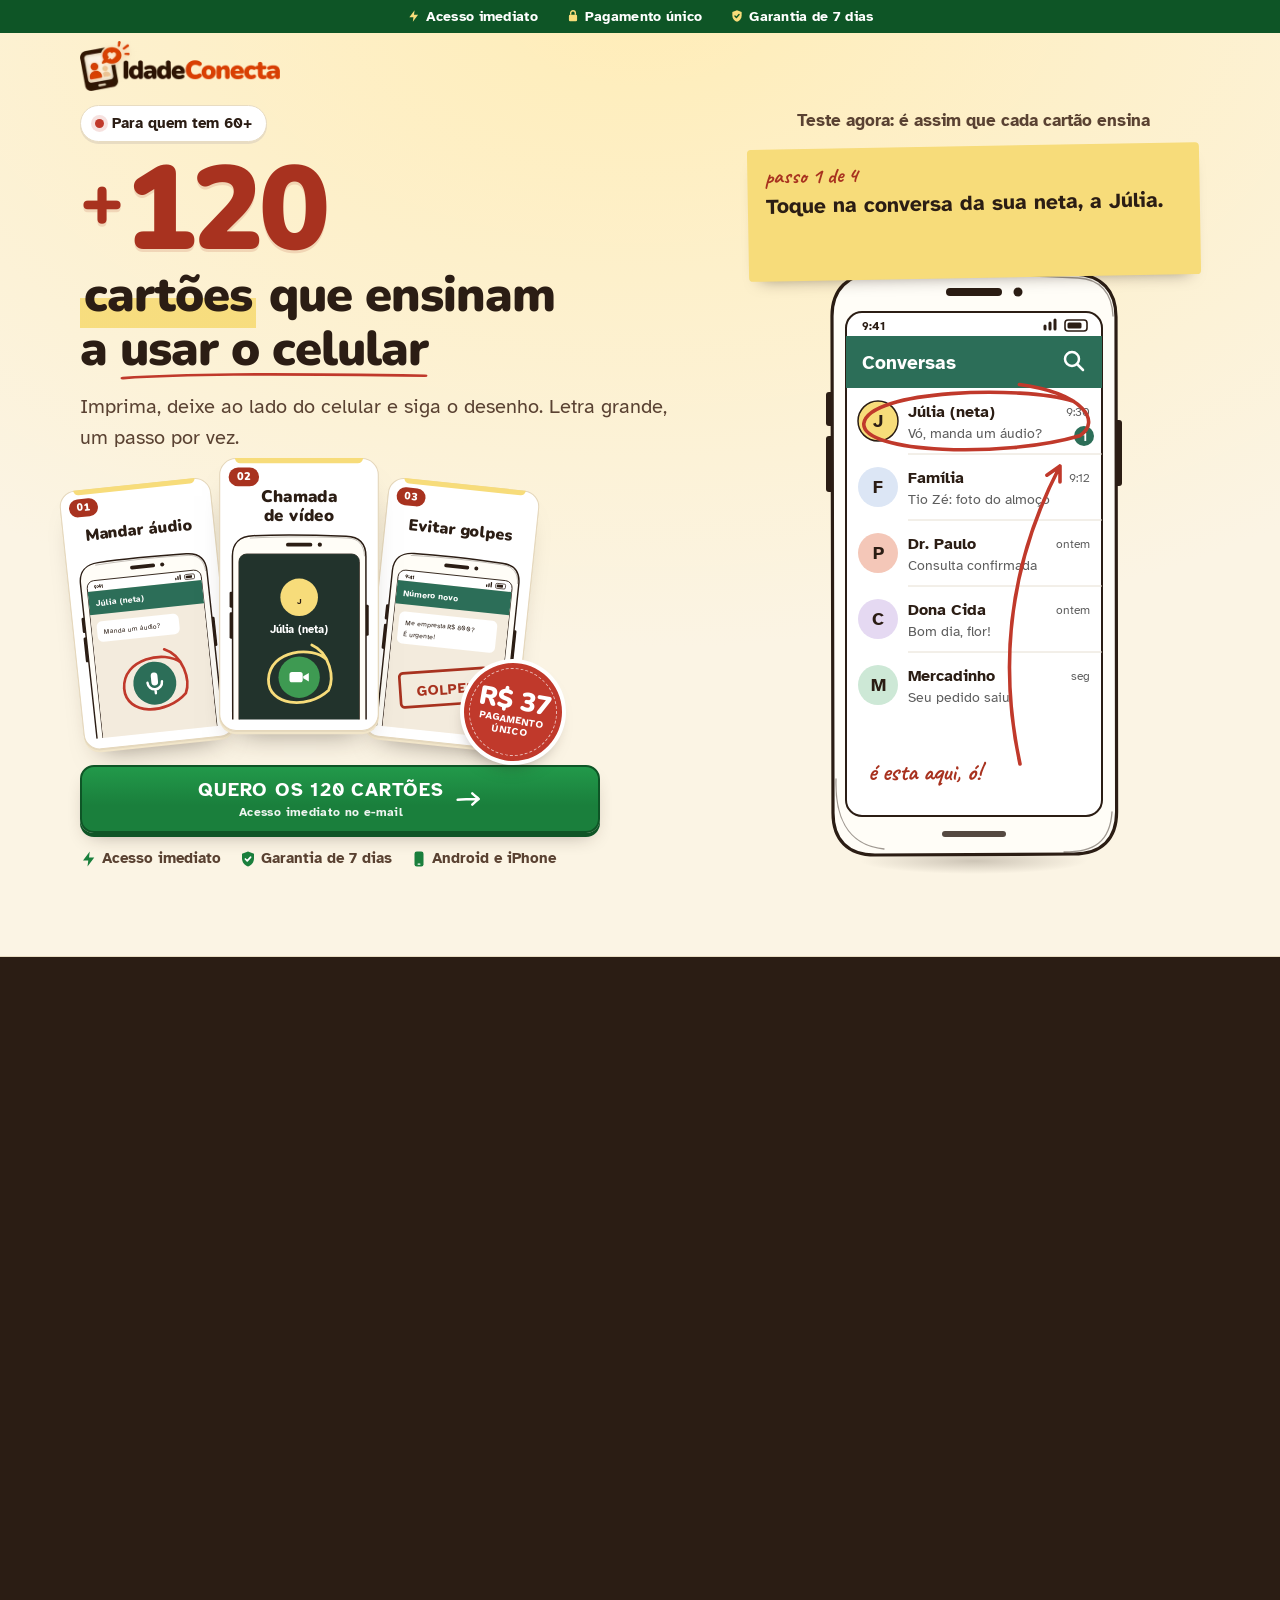
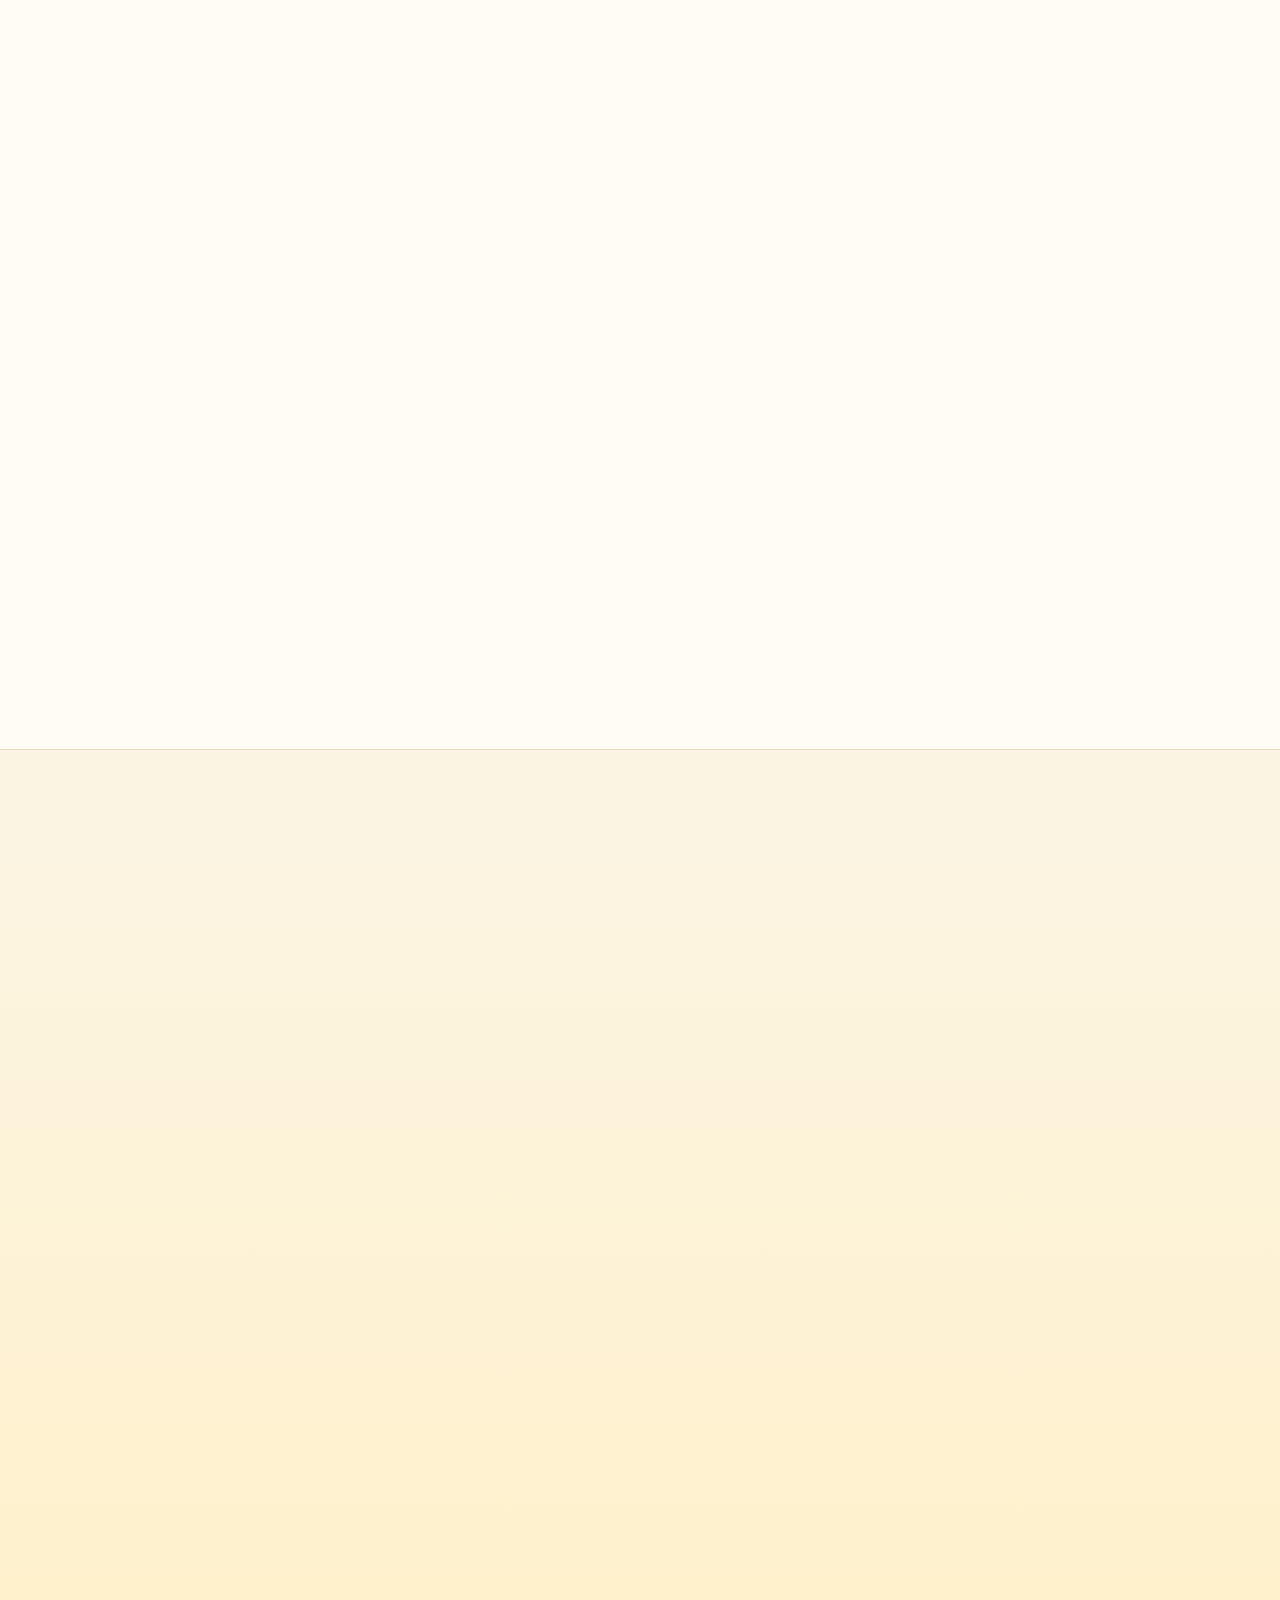
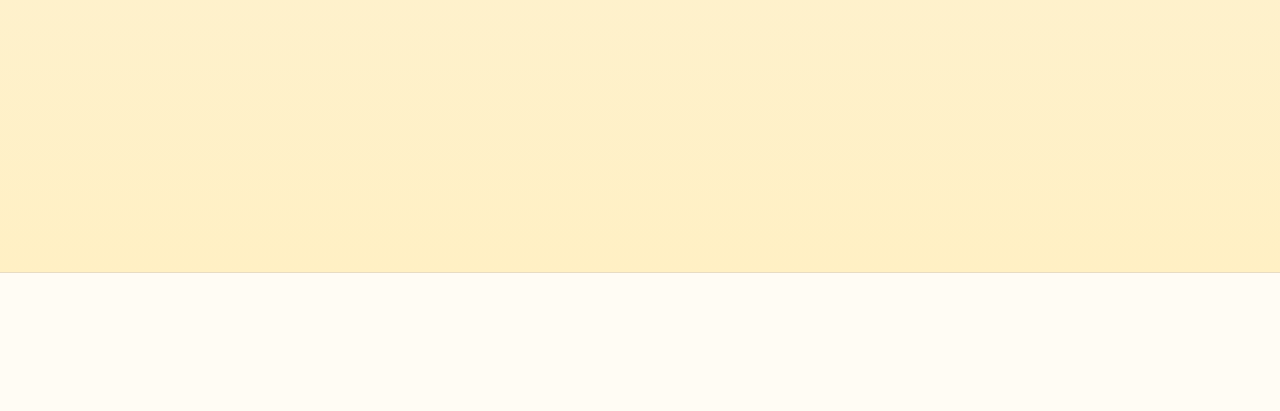
<file: index.html>
<!doctype html>
<html lang="pt-BR">
<head>
<meta charset="utf-8">
<meta name="viewport" content="width=device-width, initial-scale=1">
<title>Idade Conecta · 120 cartões que ensinam a usar o celular</title>
<meta name="description" content="120 cartões ilustrados para imprimir: deixe ao lado do celular e siga o desenho. Letra grande, um passo por vez. Para quem tem 60+.">
<link rel="canonical" href="https://idadeconecta.vercel.app/">
<meta name="theme-color" content="#FBF4E4">

<meta property="og:type" content="website">
<meta property="og:locale" content="pt_BR">
<meta property="og:site_name" content="Idade Conecta">
<meta property="og:title" content="Idade Conecta · 120 cartões que ensinam a usar o celular">
<meta property="og:description" content="Imprima, deixe ao lado do celular e siga o desenho. Letra grande, um passo por vez.">
<meta property="og:url" content="https://idadeconecta.vercel.app/">
<meta property="og:image" content="https://idadeconecta.vercel.app/assets/og-image.jpg">
<meta property="og:image:width" content="1200">
<meta property="og:image:height" content="630">
<meta name="twitter:card" content="summary_large_image">

<link rel="icon" href="data:image/svg+xml,%3Csvg xmlns='http://www.w3.org/2000/svg' viewBox='0 0 32 32'%3E%3Crect width='32' height='32' rx='7' fill='%23FBF4E4'/%3E%3Cpath d='M16 27S4 19.5 4 11.5A6 6 0 0 1 16 9a6 6 0 0 1 12 2.5C28 19.5 16 27 16 27z' fill='%23C0392B'/%3E%3C/svg%3E">

<!-- Meta Pixel + UTMify: carregam no primeiro toque/rolagem ou 3 s depois da página pronta
     (são metade do peso da página e não podem atrasar a primeira tela).
     Os eventos chamados antes disso ficam na fila e são enviados assim que o Pixel carrega. -->
<script>
  (function (w, d) {
    if (w.fbq) return;
    var n = w.fbq = function () { n.callMethod ? n.callMethod.apply(n, arguments) : n.queue.push(arguments); };
    if (!w._fbq) w._fbq = n; n.push = n; n.loaded = !0; n.version = '2.0'; n.queue = [];
    var done = false;
    function add(src, attrs) { var s = d.createElement('script'); s.async = true; s.src = src; for (var k in attrs) s.setAttribute(k, attrs[k]); d.head.appendChild(s); }
    function load() {
      if (done) return; done = true;
      add('https://connect.facebook.net/en_US/fbevents.js', {});
      add('https://cdn.utmify.com.br/scripts/utms/latest.js', { 'data-utmify-prevent-xcod-sck': '', 'data-utmify-prevent-subids': '' });
    }
    ['pointerdown', 'keydown', 'scroll', 'touchstart'].forEach(function (e) { w.addEventListener(e, load, { once: true, passive: true }); });
    w.addEventListener('load', function () { setTimeout(function () { (w.requestIdleCallback || function (f) { setTimeout(f, 0); })(load, { timeout: 1000 }); }, 3000); });
  })(window, document);
  fbq('init', '2001062227476766');
  fbq('track', 'PageView');
  fbq('track', 'ViewContent', { value: 37, currency: 'BRL', content_name: 'Idade Conecta: 120 cartões ilustrados + 3 bônus' });
</script>
<noscript><img height="1" width="1" style="display:none" alt="" src="https://www.facebook.com/tr?id=2001062227476766&ev=PageView&noscript=1"></noscript>

<link rel="preload" href="assets/fonts/nunito-900.woff2" as="font" type="font/woff2" crossorigin>
<link rel="preload" href="assets/fonts/atkinson-400.woff2" as="font" type="font/woff2" crossorigin>
<link rel="preload" href="assets/logo-440.webp" as="image" type="image/webp" fetchpriority="high">
<link rel="stylesheet" href="styles.css">
<script>document.documentElement.classList.add('js')</script>
<script src="script.js" defer></script>
</head>
<body>
<a class="skip" href="#conteudo">Pular para o conteúdo</a>

<!-- Sprite: moldura do celular e ícones reutilizados nas ilustrações -->
<svg class="sprite" width="0" height="0" aria-hidden="true" focusable="false">
  <defs>
    <clipPath id="clip-scr"><rect x="22" y="48" width="256" height="504" rx="16"/></clipPath>

    <symbol id="phone" viewBox="0 0 300 600">
      <rect x="2" y="128" width="9" height="34" rx="3" fill="#2B1D14"/>
      <rect x="2" y="172" width="9" height="56" rx="3" fill="#2B1D14"/>
      <rect x="289" y="156" width="9" height="66" rx="3" fill="#2B1D14"/>
      <path d="M52 9C122 6 196 8 250 10c28 1 42 17 42 43l.6 495c0 27-15 42-43 42L51 591c-27 0-42-15-42-42L8 52C8 25 24 10 52 9z" fill="#FFFDF7" stroke="#2B1D14" stroke-width="3.2" stroke-linejoin="round"/>
      <path d="M46 14c72-4 150-3 208 0c22 1 34 15 35 38M12 515c-1 34 9 66 48 70M240 588c30 0 46-10 48-40" fill="none" stroke="#2B1D14" stroke-width="1.3" stroke-linecap="round" opacity=".45"/>
      <rect x="22" y="48" width="256" height="504" rx="16" fill="#fff" stroke="#2B1D14" stroke-width="2"/>
      <rect x="122" y="24" width="56" height="8" rx="4" fill="#2B1D14"/>
      <circle cx="194" cy="28" r="4.5" fill="#2B1D14"/>
      <rect x="118" y="567" width="64" height="6" rx="3" fill="#2B1D14" opacity=".8"/>
      <text x="38" y="66" font-size="12" font-weight="700" fill="#2B1D14">9:41</text>
      <path d="M221 65v-3M226 65v-6M231 65v-9" stroke="#2B1D14" stroke-width="3" stroke-linecap="round"/>
      <rect x="241" y="56" width="22" height="11" rx="3" fill="none" stroke="#2B1D14" stroke-width="1.6"/>
      <rect x="243.5" y="58.5" width="14" height="6" rx="1.5" fill="#2B1D14"/>
    </symbol>

    <symbol id="i-mic" viewBox="0 0 24 24"><rect x="9" y="2.5" width="6" height="11.5" rx="3" fill="currentColor"/><path d="M5.5 11a6.5 6.5 0 0 0 13 0M12 17.5V21" fill="none" stroke="currentColor" stroke-width="2.2" stroke-linecap="round"/></symbol>
    <symbol id="i-cam" viewBox="0 0 24 24"><path fill-rule="evenodd" fill="currentColor" d="M3.5 8h3.2l2-2.6h6.6l2 2.6h3.2v11h-17zM12 10a3.6 3.6 0 1 0 .01 0z"/></symbol>
    <symbol id="i-video" viewBox="0 0 24 24"><rect x="2.5" y="7" width="13" height="10" rx="2.5" fill="currentColor"/><path d="M16 11l5.5-3.2v8.4L16 13z" fill="currentColor"/></symbol>
    <symbol id="i-send" viewBox="0 0 24 24"><path d="M3.5 12.5L21 4l-6.5 17-2.8-6.6z" fill="currentColor"/></symbol>
    <symbol id="i-hang" viewBox="0 0 24 24"><path d="M2.5 13.5c5.2-5 13.8-5 19 0l-2.6 3.2-3.8-1.6v-2.7a10 10 0 0 0-6.2 0v2.7l-3.8 1.6z" fill="currentColor"/></symbol>
    <symbol id="i-wifi" viewBox="0 0 24 24"><path d="M2.5 9a14 14 0 0 1 19 0M5.5 12.5a9.5 9.5 0 0 1 13 0M8.7 16a5 5 0 0 1 6.6 0" fill="none" stroke="currentColor" stroke-width="2.2" stroke-linecap="round"/><circle cx="12" cy="19.3" r="1.6" fill="currentColor"/></symbol>
  </defs>
</svg>

<div class="promo-bar" role="note">
  <span><svg viewBox="0 0 24 24" aria-hidden="true"><path d="M13 2L4 14h7l-1 8 9-12h-7z" fill="currentColor"/></svg>Acesso imediato</span>
  <span><svg viewBox="0 0 24 24" aria-hidden="true"><rect x="5" y="10" width="14" height="11" rx="2" fill="currentColor"/><path d="M8 10V7a4 4 0 0 1 8 0v3" fill="none" stroke="currentColor" stroke-width="2.4"/></svg>Pagamento único</span>
  <span class="promo-bar__opt"><svg viewBox="0 0 24 24" aria-hidden="true"><path d="M12 2l8 3v6c0 5.5-3.5 9.5-8 11-4.5-1.5-8-5.5-8-11V5z" fill="currentColor"/><path d="M8.5 12l2.5 2.5 4.5-5" fill="none" stroke="#0E5526" stroke-width="2.4" stroke-linecap="round" stroke-linejoin="round"/></svg>Garantia de 7 dias</span>
</div>

<header class="topbar">
  <div class="wrap topbar__in">
    <a class="brand" href="#topo" aria-label="Idade Conecta, voltar ao topo"><picture><source srcset="assets/logo-440.webp" type="image/webp"><img class="brand__logo" src="assets/logo-440.png" alt="Idade Conecta" width="440" height="110" fetchpriority="high"></picture></a>
  </div>
</header>

<main id="conteudo">

<!-- ============ 1. HERO ============ -->
<section class="hero" id="topo">
  <div class="wrap hero__grid">
    <div class="hero__copy">
      <p class="eyebrow eyebrow--desk"><span class="eyebrow__dot" aria-hidden="true"></span>Para quem tem 60+</p>
      <h1 class="hero__title">
        <span class="hero__num"><span class="hero__plus">+</span>120</span>
        <span class="hl">cartões</span> que ensinam a <span class="u">usar o celular</span>
      </h1>
      <p class="lead">Imprima, deixe ao lado do celular e siga o desenho. Letra grande, um passo por vez.</p>

      <div class="fan-wrap">
      <p class="price-sticker" aria-label="R$ 37, pagamento único"><b>R$ 37</b><span>pagamento<br>único</span></p>
      <div class="fan" role="group" aria-label="Exemplos de cartões">
        <figure class="fan__card pcard" style="--r:-6deg">
          <span class="pcard__n" aria-hidden="true">01</span>
          <figcaption class="pcard__title">Mandar áudio</figcaption>
          <!-- TROCAR: ilustração real do guia -->
          <svg class="fan__phone" viewBox="0 0 300 400" role="img" aria-label="Cartão: mandar áudio">
            <use href="#phone" width="300" height="600"/>
            <g clip-path="url(#clip-scr)">
              <rect x="22" y="72" width="256" height="340" fill="#F3EBDD"/>
              <rect x="22" y="72" width="256" height="52" fill="#2C6E58"/>
              <text x="38" y="105" class="t-bar">Júlia (neta)</text>
              <rect x="34" y="140" width="184" height="46" rx="12" fill="#fff"/>
              <text x="48" y="169" class="t-msg" font-size="17">Manda um áudio?</text>
              <circle cx="150" cy="290" r="48" fill="#2C6E58"/>
              <use href="#i-mic" x="120" y="260" width="60" height="60" color="#fff"/>
              <path class="pen" data-circle="150 290 68 64"/>
            </g>
          </svg>
        </figure>
        <figure class="fan__card pcard fan__card--mid" style="--r:0deg">
          <span class="pcard__n" aria-hidden="true">02</span>
          <figcaption class="pcard__title">Chamada de vídeo</figcaption>
          <!-- TROCAR: ilustração real do guia -->
          <svg class="fan__phone" viewBox="0 0 300 400" role="img" aria-label="Cartão: chamada de vídeo">
            <use href="#phone" width="300" height="600"/>
            <g clip-path="url(#clip-scr)">
              <rect x="22" y="48" width="256" height="364" fill="#22332C"/>
              <circle cx="150" cy="140" r="40" fill="#F7DC7A"/><text x="150" y="155" class="t-av" font-size="40">J</text>
              <text x="150" y="216" font-size="24" font-weight="700" fill="#fff" text-anchor="middle">Júlia (neta)</text>
              <circle cx="150" cy="310" r="44" fill="#3E9A52"/>
              <use href="#i-video" x="124" y="284" width="52" height="52" color="#fff"/>
              <path class="pen pen--light" data-circle="150 310 64 60"/>
            </g>
          </svg>
        </figure>
        <figure class="fan__card pcard" style="--r:6deg">
          <span class="pcard__n" aria-hidden="true">03</span>
          <figcaption class="pcard__title">Evitar golpes</figcaption>
          <!-- TROCAR: ilustração real do guia -->
          <svg class="fan__phone" viewBox="0 0 300 400" role="img" aria-label="Cartão: evitar golpes">
            <use href="#phone" width="300" height="600"/>
            <g clip-path="url(#clip-scr)">
              <rect x="22" y="72" width="256" height="340" fill="#F3EBDD"/>
              <rect x="22" y="72" width="256" height="52" fill="#2C6E58"/>
              <text x="38" y="105" class="t-bar">Número novo</text>
              <rect x="34" y="140" width="220" height="72" rx="12" fill="#fff"/>
              <text x="48" y="169" class="t-msg" font-size="17">Me empresta R$ 800?</text>
              <text x="48" y="195" class="t-msg" font-size="17">É urgente!</text>
              <g transform="rotate(-10 150 300)">
                <rect x="52" y="262" width="196" height="76" rx="8" fill="none" stroke="#A8321F" stroke-width="6"/>
                <text x="150" y="315" class="t-stamp" font-size="42">GOLPE!</text>
              </g>
            </g>
          </svg>
        </figure>
      </div>
      </div>

      <a class="btn-cta btn-cta--pulse" id="heroCta" href="#oferta-card"><span class="btn-cta__txt">QUERO OS 120 CARTÕES<small>Acesso imediato no e-mail</small></span> <svg aria-hidden="true" viewBox="0 0 32 20"><path d="M2 11c8-1 17-1 26-1M20 3c3 3 6 5 8 7-3 2-5 4-8 7" fill="none" stroke="currentColor" stroke-width="3" stroke-linecap="round" stroke-linejoin="round"/></svg></a>
      <ul class="trust" role="list">
        <li><svg viewBox="0 0 24 24" aria-hidden="true"><path d="M13 2L4 14h7l-1 8 9-12h-7z" fill="currentColor"/></svg>Acesso imediato</li>
        <li><svg viewBox="0 0 24 24" aria-hidden="true"><path d="M12 2l8 3v6c0 5.5-3.5 9.5-8 11-4.5-1.5-8-5.5-8-11V5z" fill="currentColor"/><path d="M8.5 12l2.5 2.5 4.5-5" fill="none" stroke="#fff" stroke-width="2.2" stroke-linecap="round" stroke-linejoin="round"/></svg>Garantia de 7 dias</li>
        <li><svg viewBox="0 0 24 24" aria-hidden="true"><rect x="6" y="2" width="12" height="20" rx="3" fill="currentColor"/><rect x="10" y="18" width="4" height="1.6" rx=".8" fill="#fff"/></svg>Android e iPhone</li>
      </ul>
    </div>

    <!-- SIMULADOR INTERATIVO -->
    <div class="sim" id="simulador">
      <p class="sim__label">Teste agora: é assim que cada cartão ensina</p>
      <div class="sim__note" id="simNote">
        <p class="sim__step" id="simStep">passo 1 de 4</p>
        <p class="sim__say" id="simSay" aria-live="polite">Toque na conversa da sua neta, a Júlia.</p>
        <button class="sim__again" id="simAgain" type="button" hidden>Ver de novo ↺</button>
      </div>

      <div class="sim__phone" id="simPhone">
        <p class="sim__tip" aria-hidden="true">pode tocar,<br>é de mentirinha!</p>
        <!-- TROCAR: ilustração real do guia (mantenha em SVG para o simulador continuar interativo) -->
        <svg class="phone-svg" id="simSvg" viewBox="0 0 300 600" role="group" aria-label="Simulador: um celular desenhado com o aplicativo de mensagens aberto">
          <use href="#phone" width="300" height="600"/>

          <!-- Passo 1: lista de conversas -->
          <g class="scr is-on" data-scr="1" clip-path="url(#clip-scr)">
            <rect x="22" y="72" width="256" height="52" fill="#2C6E58"/>
            <text x="38" y="105" class="t-bar">Conversas</text>
            <circle cx="248" cy="95" r="7" fill="none" stroke="#fff" stroke-width="2.5"/><path d="M253 100l6 6" stroke="#fff" stroke-width="2.5" stroke-linecap="round"/>
            <rect class="pulse" x="22" y="124" width="256" height="66" fill="#F7DC7A"/>
            <circle cx="54" cy="157" r="20" fill="#F7DC7A" stroke="#2B1D14" stroke-width="1.5"/><text x="54" y="163" class="t-av">J</text>
            <text x="84" y="153" class="t-name">Júlia (neta)</text><text x="84" y="174" class="t-prev">Vó, manda um áudio?</text>
            <text x="266" y="152" class="t-time" fill="#2C6E58">9:30</text>
            <circle cx="260" cy="172" r="10" fill="#2C6E58"/><text x="260" y="176.5" class="t-badge">1</text>
            <path d="M84 190H278" stroke="#E6DFD2"/>
            <circle cx="54" cy="223" r="20" fill="#DCE6F5"/><text x="54" y="229" class="t-av">F</text>
            <text x="84" y="219" class="t-name">Família</text><text x="84" y="240" class="t-prev">Tio Zé: foto do almoço</text><text x="266" y="218" class="t-time">9:12</text>
            <path d="M84 256H278" stroke="#E6DFD2"/>
            <circle cx="54" cy="289" r="20" fill="#F4C7B8"/><text x="54" y="295" class="t-av">P</text>
            <text x="84" y="285" class="t-name">Dr. Paulo</text><text x="84" y="306" class="t-prev">Consulta confirmada</text><text x="266" y="284" class="t-time">ontem</text>
            <path d="M84 322H278" stroke="#E6DFD2"/>
            <circle cx="54" cy="355" r="20" fill="#E5D9F2"/><text x="54" y="361" class="t-av">C</text>
            <text x="84" y="351" class="t-name">Dona Cida</text><text x="84" y="372" class="t-prev">Bom dia, flor!</text><text x="266" y="350" class="t-time">ontem</text>
            <path d="M84 388H278" stroke="#E6DFD2"/>
            <circle cx="54" cy="421" r="20" fill="#CDE8D6"/><text x="54" y="427" class="t-av">M</text>
            <text x="84" y="417" class="t-name">Mercadinho</text><text x="84" y="438" class="t-prev">Seu pedido saiu</text><text x="266" y="416" class="t-time">seg</text>
            <path class="pen" data-circle="150 157 108 32"/>
            <path class="pen" data-arrow="196 500 236 202 -.18"/>
            <text x="44" y="516" class="hw">é esta aqui, ó!</text>
            <g class="hot" data-hot="1" role="button" tabindex="0" aria-label="Abrir a conversa da neta Júlia">
              <rect x="22" y="124" width="256" height="66" fill="#000" fill-opacity="0" pointer-events="all"/>
            </g>
          </g>

          <!-- Passo 2: conversa aberta -->
          <g class="scr" data-scr="2" clip-path="url(#clip-scr)">
            <g id="chatBase">
              <rect x="22" y="72" width="256" height="480" fill="#F3EBDD"/>
              <rect x="22" y="72" width="256" height="52" fill="#2C6E58"/>
              <path d="M40 88l-8 10 8 10" fill="none" stroke="#fff" stroke-width="3" stroke-linecap="round" stroke-linejoin="round"/>
              <circle cx="66" cy="98" r="15" fill="#F7DC7A"/><text x="66" y="103" class="t-av" font-size="15">J</text>
              <text x="90" y="95" class="t-bar" font-size="16">Júlia (neta)</text>
              <text x="90" y="113" font-size="12" fill="#fff">online</text>
              <rect x="116" y="136" width="68" height="22" rx="11" fill="#fff"/><text x="150" y="151" font-size="12" text-anchor="middle" fill="#2B1D14">Hoje</text>
              <rect x="34" y="168" width="198" height="84" rx="12" fill="#fff"/>
              <text x="46" y="191" class="t-msg">Vó, manda um áudio</text>
              <text x="46" y="211" class="t-msg">contando a receita do</text>
              <text x="46" y="231" class="t-msg">bolo de fubá?</text>
              <text x="222" y="245" class="t-time">9:30</text>
            </g>
            <rect x="30" y="506" width="186" height="38" rx="19" fill="#fff" stroke="#E0D6C4"/>
            <text x="48" y="530" font-size="14" fill="#5d5d5d">Mensagem</text>
            <circle class="pulse-ring" cx="247" cy="525" r="21" fill="#2C6E58"/>
            <circle cx="247" cy="525" r="21" fill="#2C6E58"/>
            <use href="#i-mic" x="235" y="513" width="24" height="24" color="#fff"/>
            <path class="pen" data-circle="247 525 31 29"/>
            <path class="pen" data-arrow="150 420 222 500 -.3"/>
            <text x="54" y="404" class="hw">segure aqui!</text>
            <g class="hot" data-hot="2" role="button" tabindex="0" aria-label="Botão verde do microfone. Segure para gravar o áudio. No teclado, segure Enter ou Espaço.">
              <circle cx="247" cy="525" r="32" fill="#000" fill-opacity="0" pointer-events="all"/>
            </g>
          </g>

          <!-- Passo 3: gravando -->
          <g class="scr" data-scr="3" clip-path="url(#clip-scr)">
            <use href="#chatBase"/>
            <rect x="30" y="506" width="176" height="38" rx="19" fill="#fff" stroke="#E0D6C4"/>
            <circle class="blink" cx="50" cy="525" r="6" fill="#D93025"/>
            <text x="64" y="530" font-size="15" font-weight="700" fill="#2B1D14" id="simTimer">0:00</text>
            <text x="108" y="530" font-size="13" fill="#5d5d5d">gravando…</text>
            <circle class="rec-ring" cx="245" cy="518" r="34" fill="#2C6E58" opacity=".22"/>
            <circle cx="245" cy="518" r="27" fill="#2C6E58"/>
            <use href="#i-mic" x="230" y="503" width="30" height="30" color="#fff"/>
            <path class="pen" data-arrow="160 412 228 488 -.3"/>
            <text x="40" y="398" class="hw">agora solte o dedo!</text>
          </g>

          <!-- Passo 4: enviado -->
          <g class="scr" data-scr="4" clip-path="url(#clip-scr)">
            <use href="#chatBase"/>
            <rect x="92" y="266" width="174" height="54" rx="12" fill="#D7EFC9"/>
            <path d="M106 281l14 10-14 10z" fill="#2C6E58"/>
            <g fill="#2C6E58" opacity=".75"><rect x="130" y="287" width="3" height="8" rx="1.5"/><rect x="136" y="282" width="3" height="18" rx="1.5"/><rect x="142" y="285" width="3" height="12" rx="1.5"/><rect x="148" y="279" width="3" height="24" rx="1.5"/><rect x="154" y="284" width="3" height="14" rx="1.5"/><rect x="160" y="281" width="3" height="20" rx="1.5"/><rect x="166" y="286" width="3" height="10" rx="1.5"/><rect x="172" y="283" width="3" height="16" rx="1.5"/><rect x="178" y="287" width="3" height="8" rx="1.5"/><rect x="184" y="282" width="3" height="18" rx="1.5"/><rect x="190" y="285" width="3" height="12" rx="1.5"/><rect x="196" y="288" width="3" height="6" rx="1.5"/></g>
            <text x="130" y="314" font-size="11" fill="#2B1D14" id="simDur">0:04</text>
            <path d="M232 308l4 4 7-8M239 308l4 4 7-8" fill="none" stroke="#1F4E96" stroke-width="2" stroke-linecap="round" stroke-linejoin="round"/>
            <g class="late">
              <rect x="34" y="334" width="196" height="64" rx="12" fill="#fff"/>
              <text x="46" y="358" class="t-msg">Vóóó! Ouvi tudinho.</text>
              <text x="46" y="380" class="t-msg">Que saudade!</text>
              <path d="M150 368c-3-5-10-3-8 3 1 3 8 8 8 8s7-5 8-8c2-6-5-8-8-3z" fill="#C0392B"/>
            </g>
            <g class="stamp-svg" transform="rotate(-8 150 452)">
              <rect x="66" y="422" width="168" height="58" rx="8" fill="#FFFDF7" fill-opacity=".85" stroke="#A8321F" stroke-width="4"/>
              <text x="150" y="462" class="t-stamp">PRONTO!</text>
            </g>
          </g>
        </svg>
        <div class="confetti" id="confetti" aria-hidden="true"></div>
      </div>
    </div>
  </div>
</section>

<!-- ============ 2. A DOR ============ -->
<section class="pain pain--dark" id="dor" aria-labelledby="dor-t">
  <div class="wrap">
    <div class="pain__grid">
      <div>
        <h2 id="dor-t">Explicar celular por telefone não funciona</h2>
        <figure class="memo" data-reveal>
          <ol class="call">
            <li class="call__mom">— Sumiu tudo do celular!</li>
            <li class="call__son">— Aperta ali do lado.</li>
            <li class="call__mom">— Do lado onde?</li>
            <li class="call__mom">— Apareceu um negócio azul…</li>
          </ol>
        </figure>
      </div>
      <div class="pain__text">
        <p class="big-p">Não é falta de vontade. É falta de <b class="hl">ver onde tocar</b>.</p>
      </div>
    </div>
  </div>
</section>

<!-- ============ 3. COMO É UM CARTÃO ============ -->
<section class="how" id="como-funciona" aria-labelledby="how-t">
  <div class="wrap">
    <h2 id="how-t">Uma tela, uma ação. Sem confusão.</h2>
    <div class="how__grid">
      <figure class="guide-card pcard pcard--stack" data-reveal>
        <span class="pcard__n" aria-hidden="true">01</span>
        <figcaption class="guide-card__title"><span class="num-h">3</span>Mandar foto</figcaption>
        <div class="guide-card__phone">
          <!-- TROCAR: ilustração real do cartão -->
          <svg class="phone-svg" viewBox="0 0 300 600" role="img" aria-label="Cartão de exemplo: celular desenhado com o botão da câmera marcado por um círculo">
            <use href="#phone" width="300" height="600"/>
            <g clip-path="url(#clip-scr)">
              <rect x="22" y="72" width="256" height="480" fill="#F3EBDD"/>
              <rect x="22" y="72" width="256" height="52" fill="#2C6E58"/>
              <path d="M40 88l-8 10 8 10" fill="none" stroke="#fff" stroke-width="3" stroke-linecap="round" stroke-linejoin="round"/>
              <circle cx="66" cy="98" r="15" fill="#F7DC7A"/><text x="66" y="103" class="t-av" font-size="15">J</text>
              <text x="90" y="103" class="t-bar" font-size="16">Júlia (neta)</text>
              <rect x="34" y="146" width="200" height="64" rx="12" fill="#fff"/>
              <text x="46" y="170" class="t-msg">Vó, tira uma foto do</text>
              <text x="46" y="191" class="t-msg">bolo pra mim?</text>
              <rect x="30" y="506" width="150" height="38" rx="19" fill="#fff" stroke="#E0D6C4"/>
              <text x="46" y="530" font-size="14" fill="#5d5d5d">Mensagem</text>
              <circle cx="205" cy="525" r="20" fill="#3E9A52"/>
              <use href="#i-cam" x="194" y="514" width="22" height="22" color="#fff"/>
              <circle cx="251" cy="525" r="20" fill="#2C6E58"/>
              <use href="#i-mic" x="240" y="514" width="22" height="22" color="#fff"/>
              <path class="pen" data-circle="205 525 31 29"/>
              <path class="pen" data-arrow="96 420 182 502 -.32"/>
            </g>
            <g class="num"><circle cx="262" cy="150" r="17"/><text x="262" y="157">1</text></g>
            <g class="num"><circle cx="130" cy="470" r="17"/><text x="130" y="477">2</text></g>
            <g class="num"><circle cx="6" cy="98" r="17"/><text x="6" y="105">4</text></g>
          </svg>
        </div>
      </figure>

      <ol class="how__list">
        <li><span class="num-h">1</span><span>A tela desenhada, igual à do celular</span></li>
        <li><span class="num-h">2</span><span>Um círculo mostrando onde tocar</span></li>
        <li><span class="num-h">3</span><span>O que fazer, em letra grande</span></li>
        <li><span class="num-h">4</span><span>Como voltar se aparecer outra tela</span></li>
      </ol>
    </div>
  </div>
</section>

<!-- ============ 4. COMO USAR ============ -->
<section class="use sec-alt" id="como-usar" aria-labelledby="use-t">
  <div class="wrap">
    <h2 id="use-t">É só imprimir e usar</h2>
    <ol class="use__grid" role="list">
      <li class="use__step">
        <svg class="use__icon" viewBox="0 0 64 64" aria-hidden="true"><rect x="16" y="6" width="32" height="16" rx="2" fill="#fff" stroke="#2B1D14" stroke-width="3"/><rect x="6" y="20" width="52" height="24" rx="6" fill="#F7DC7A" stroke="#2B1D14" stroke-width="3"/><rect x="16" y="36" width="32" height="22" rx="2" fill="#fff" stroke="#2B1D14" stroke-width="3"/><path d="M22 44h20M22 50h14" stroke="#C0392B" stroke-width="3" stroke-linecap="round"/><circle cx="49" cy="29" r="2.5" fill="#1A7F3C"/></svg>
        <h3><span class="use__n">1.</span> Imprima</h3>
        <p>Qualquer impressora. 4 cartões por folha.</p>
      </li>
      <li class="use__step">
        <svg class="use__icon" viewBox="0 0 64 64" aria-hidden="true"><path d="M8 8h30v40H8z" fill="#fff" stroke="#2B1D14" stroke-width="3" stroke-dasharray="5 4"/><circle cx="40" cy="48" r="7" fill="none" stroke="#C0392B" stroke-width="3"/><circle cx="54" cy="40" r="7" fill="none" stroke="#C0392B" stroke-width="3"/><path d="M45 43l12-26M50 35L30 16" stroke="#2B1D14" stroke-width="3.5" stroke-linecap="round"/></svg>
        <h3><span class="use__n">2.</span> Recorte</h3>
        <p>Leva poucos minutos.</p>
      </li>
      <li class="use__step">
        <svg class="use__icon" viewBox="0 0 64 64" aria-hidden="true"><rect x="6" y="8" width="24" height="46" rx="5" fill="#fff" stroke="#2B1D14" stroke-width="3"/><path d="M14 13h8" stroke="#2B1D14" stroke-width="3" stroke-linecap="round"/><rect x="34" y="16" width="24" height="32" rx="4" fill="#FFF6D8" stroke="#2B1D14" stroke-width="3" transform="rotate(6 46 32)"/><circle cx="46" cy="30" r="6" fill="none" stroke="#C0392B" stroke-width="3"/><path d="M40 41h12" stroke="#2B1D14" stroke-width="3" stroke-linecap="round"/></svg>
        <h3><span class="use__n">3.</span> Deixe ao lado do celular</h3>
        <p>Na hora da dúvida, é só olhar.</p>
      </li>
    </ol>
  </div>
</section>

<!-- ============ 5. O QUE VEM ============ -->
<section class="index-sec" id="indice" aria-labelledby="idx-t">
  <div class="wrap">
    <h2 id="idx-t">120 cartões em 10 temas</h2>
    <ol class="toc">
      <li><span class="toc__n" aria-hidden="true">01</span><span><b>Conhecendo o celular</b></span></li>
      <li><span class="toc__n" aria-hidden="true">02</span><span><b>Letra, volume e brilho</b></span></li>
      <li><span class="toc__n" aria-hidden="true">03</span><span><b>Ligações e contatos</b></span></li>
      <li><span class="toc__n" aria-hidden="true">04</span><span><b>Mensagens e áudio</b></span></li>
      <li><span class="toc__n" aria-hidden="true">05</span><span><b>Chamada de vídeo</b></span></li>
      <li><span class="toc__n" aria-hidden="true">06</span><span><b>Câmera e fotos</b></span></li>
      <li><span class="toc__n" aria-hidden="true">07</span><span><b>Internet e Wi-Fi</b></span></li>
      <li><span class="toc__n" aria-hidden="true">08</span><span><b>gov.br, Meu INSS e mapas</b></span></li>
      <li><span class="toc__n" aria-hidden="true">09</span><span><b>Deu problema?</b></span></li>
      <li class="toc__shield"><span class="toc__n" aria-hidden="true">10</span><span><b>Golpes</b></span></li>
    </ol>
    <div class="mid-cta">
      <a class="btn-cta" href="checkout.html"><span class="btn-cta__txt">QUERO OS 120 CARTÕES<small>Acesso imediato no e-mail</small></span> <svg aria-hidden="true" viewBox="0 0 32 20"><path d="M2 11c8-1 17-1 26-1M20 3c3 3 6 5 8 7-3 2-5 4-8 7" fill="none" stroke="currentColor" stroke-width="3" stroke-linecap="round" stroke-linejoin="round"/></svg></a>
      <p class="price-line"><b>R$ 37</b><span>pagamento único</span></p>
    </div>
  </div>
</section>

<!-- ============ 6. VEJA ALGUNS CARTÕES (carrossel) ============ -->
<section class="peek sec-alt" id="espiadinha" aria-labelledby="peek-t">
  <div class="wrap">
    <div class="peek__head">
      <h2 id="peek-t">Veja alguns cartões</h2>
      <div class="peek__ctrl">
        <button class="round-btn" type="button" data-peek="-1" aria-label="Cartão anterior"><svg viewBox="0 0 24 24" aria-hidden="true"><path d="M15 5l-7 7 7 7" fill="none" stroke="currentColor" stroke-width="3" stroke-linecap="round" stroke-linejoin="round"/></svg></button>
        <span class="peek__count hand" aria-hidden="true"><span id="peekNow">1</span> de <span id="peekAll">7</span></span>
        <button class="round-btn" type="button" data-peek="1" aria-label="Próximo cartão"><svg viewBox="0 0 24 24" aria-hidden="true"><path d="M9 5l7 7-7 7" fill="none" stroke="currentColor" stroke-width="3" stroke-linecap="round" stroke-linejoin="round"/></svg></button>
      </div>
    </div>
  </div>
  </div>

  <ul class="peek__track" id="peekTrack" role="list" tabindex="0" aria-label="Exemplos de cartões. Deslize para o lado para ver mais.">
    <li class="sheet pcard" style="--r:-1.2deg">
      <figure>
        <span class="pcard__n" aria-hidden="true">01</span>
        <figcaption class="pcard__title">Mandar foto</figcaption>
        <!-- TROCAR: ilustração real do guia -->
        <svg class="phone-svg" viewBox="0 0 300 600" role="img" aria-label="Tela de escolher foto, com a foto marcada e uma seta apontando o botão de enviar">
          <use href="#phone" width="300" height="600"/>
          <g clip-path="url(#clip-scr)">
            <rect x="22" y="72" width="256" height="52" fill="#2C6E58"/>
            <path d="M40 88l-8 10 8 10" fill="none" stroke="#fff" stroke-width="3" stroke-linecap="round" stroke-linejoin="round"/>
            <text x="56" y="104" class="t-bar" font-size="16">Enviar para Júlia</text>
            <rect x="30" y="134" width="76" height="76" rx="4" fill="#F7DC7A"/><circle cx="68" cy="164" r="14" fill="#E8A33D"/><path d="M30 198l24-18 20 14 14-8 18 12v12H30z" fill="#7FB38A"/>
            <rect x="112" y="134" width="76" height="76" rx="4" fill="#F4C7B8"/><path d="M128 196h44v-14c0-8-6-12-22-12s-22 4-22 12z" fill="#C98B5A"/><path d="M128 182h44" stroke="#FFF6D8" stroke-width="3"/><path d="M150 160v-8" stroke="#A8321F" stroke-width="3"/>
            <rect x="194" y="134" width="76" height="76" rx="4" fill="#DCE6F5"/><circle cx="232" cy="166" r="16" fill="#F4C7B8"/><path d="M206 210c4-14 14-20 26-20s22 6 26 20z" fill="#1F4E96"/>
            <rect x="30" y="216" width="76" height="76" rx="4" fill="#CDE8D6"/><path d="M68 232c10 0 16 8 16 18s-8 26-16 26-16-16-16-26 6-18 16-18z" fill="#3E9A52"/>
            <rect x="112" y="216" width="76" height="76" rx="4" fill="#E5D9F2"/><circle cx="150" cy="254" r="20" fill="#fff"/><circle cx="150" cy="254" r="8" fill="#F7DC7A"/>
            <rect x="194" y="216" width="76" height="76" rx="4" fill="#FAD7A8"/><path d="M206 280l18-30 14 20 10-12 14 22z" fill="#A8321F" opacity=".7"/>
            <rect x="112" y="134" width="76" height="76" rx="4" fill="none" stroke="#2C6E58" stroke-width="5"/>
            <circle cx="176" cy="146" r="11" fill="#2C6E58"/><path d="M171 146l4 4 7-8" fill="none" stroke="#fff" stroke-width="2.5" stroke-linecap="round"/>
            <rect x="22" y="500" width="256" height="52" fill="#F3EBDD"/>
            <rect x="30" y="506" width="186" height="38" rx="19" fill="#fff" stroke="#E0D6C4"/><text x="46" y="530" font-size="14" fill="#5d5d5d">Escreva algo…</text>
            <circle cx="247" cy="525" r="21" fill="#2C6E58"/><use href="#i-send" x="236" y="514" width="22" height="22" color="#fff"/>
            <path class="pen" data-circle="247 525 31 29"/>
            <path class="pen" data-arrow="120 420 222 504 -.3"/>
          </g>
        </svg>
      </figure>
    </li>

    <li class="sheet pcard" style="--r:1deg">
      <figure>
        <span class="pcard__n" aria-hidden="true">02</span>
        <figcaption class="pcard__title">Aumentar a letra</figcaption>
        <!-- TROCAR: ilustração real do guia -->
        <svg class="phone-svg" viewBox="0 0 300 600" role="img" aria-label="Tela de ajustes com a barra do tamanho da letra e uma seta mostrando para arrastar para a direita">
          <use href="#phone" width="300" height="600"/>
          <g clip-path="url(#clip-scr)">
            <rect x="22" y="72" width="256" height="480" fill="#F6F3EC"/>
            <path d="M40 88l-8 10 8 10" fill="none" stroke="#2B1D14" stroke-width="3" stroke-linecap="round" stroke-linejoin="round"/>
            <text x="54" y="105" font-size="19" font-weight="700" fill="#2B1D14">Tela e letra</text>
            <rect x="34" y="132" width="232" height="84" rx="12" fill="#fff"/>
            <text x="50" y="160" class="t-name">Brilho</text>
            <rect x="50" y="182" width="200" height="6" rx="3" fill="#E0D6C4"/><rect x="50" y="182" width="120" height="6" rx="3" fill="#1F4E96"/><circle cx="170" cy="185" r="10" fill="#fff" stroke="#1F4E96" stroke-width="3"/>
            <rect x="34" y="228" width="232" height="104" rx="12" fill="#fff"/>
            <text x="50" y="256" class="t-name">Tamanho da letra</text>
            <text x="50" y="303" font-size="13" font-weight="700" fill="#2B1D14">A</text>
            <rect x="70" y="294" width="150" height="6" rx="3" fill="#E0D6C4"/><rect x="70" y="294" width="50" height="6" rx="3" fill="#1F4E96"/><circle cx="120" cy="297" r="11" fill="#fff" stroke="#1F4E96" stroke-width="3"/>
            <text x="230" y="308" font-size="26" font-weight="700" fill="#2B1D14">A</text>
            <rect x="34" y="344" width="232" height="96" rx="12" fill="#fff"/>
            <text x="50" y="372" font-size="13" fill="#5d5d5d">Prévia</text>
            <text x="50" y="408" font-size="24" font-weight="700" fill="#2B1D14">Assim fica</text>
            <text x="50" y="432" font-size="24" font-weight="700" fill="#2B1D14">a letra</text>
            <path class="pen" data-circle="120 297 22 20"/>
            <path class="pen" data-arrow="132 330 220 330 .12"/>
          </g>
        </svg>
      </figure>
    </li>

    <li class="sheet pcard" style="--r:-.6deg">
      <figure>
        <span class="pcard__n" aria-hidden="true">03</span>
        <figcaption class="pcard__title">Atender chamada de vídeo</figcaption>
        <!-- TROCAR: ilustração real do guia -->
        <svg class="phone-svg" viewBox="0 0 300 600" role="img" aria-label="Tela de chamada de vídeo chegando, com o botão verde de atender marcado">
          <use href="#phone" width="300" height="600"/>
          <g clip-path="url(#clip-scr)">
            <rect x="22" y="48" width="256" height="504" fill="#22332C"/>
            <text x="38" y="66" font-size="12" font-weight="700" fill="#fff">9:41</text>
            <circle cx="150" cy="200" r="48" fill="#F7DC7A"/><text x="150" y="216" class="t-av" font-size="44">J</text>
            <text x="150" y="292" font-size="22" font-weight="700" fill="#fff" text-anchor="middle">Júlia (neta)</text>
            <text x="150" y="318" font-size="15" fill="#E8F0EA" text-anchor="middle">Chamada de vídeo…</text>
            <circle cx="88" cy="470" r="29" fill="#D93025"/><use href="#i-hang" x="72" y="454" width="32" height="32" color="#fff"/>
            <circle cx="212" cy="470" r="29" fill="#3E9A52"/><use href="#i-video" x="197" y="455" width="30" height="30" color="#fff"/>
            <text x="88" y="522" font-size="13" fill="#fff" text-anchor="middle">Recusar</text>
            <text x="212" y="522" font-size="13" fill="#fff" text-anchor="middle">Atender</text>
            <path class="pen pen--light" data-circle="212 470 40 38"/>
            <path class="pen pen--light" data-arrow="230 360 216 420 .3"/>
          </g>
        </svg>
      </figure>
    </li>

    <li class="sheet pcard" style="--r:1.4deg">
      <figure>
        <span class="pcard__n" aria-hidden="true">04</span>
        <figcaption class="pcard__title">Reconhecer golpe</figcaption>
        <!-- TROCAR: ilustração real do guia -->
        <svg class="phone-svg" viewBox="0 0 300 600" role="img" aria-label="Conversa de um número desconhecido pedindo dinheiro com urgência, marcada com o carimbo de golpe">
          <use href="#phone" width="300" height="600"/>
          <g clip-path="url(#clip-scr)">
            <rect x="22" y="72" width="256" height="480" fill="#F3EBDD"/>
            <rect x="22" y="72" width="256" height="52" fill="#2C6E58"/>
            <circle cx="50" cy="98" r="15" fill="#E0D6C4"/><text x="50" y="104" class="t-av" font-size="15">?</text>
            <text x="74" y="104" class="t-bar" font-size="15">+55 11 9XXXX-0000</text>
            <rect x="34" y="144" width="208" height="64" rx="12" fill="#fff"/>
            <text x="46" y="168" class="t-msg">Oi mãe, troquei de</text>
            <text x="46" y="189" class="t-msg">número. Salva esse aqui.</text>
            <rect x="34" y="218" width="208" height="86" rx="12" fill="#fff"/>
            <text x="46" y="242" class="t-msg">Me empresta R$ 800?</text>
            <text x="46" y="263" class="t-msg">É urgente, depois</text>
            <text x="46" y="284" class="t-msg">te explico.</text>
            <path class="pen" data-circle="114 177 86 30"/>
            <path class="pen" data-circle="122 252 92 30"/>
            <g transform="rotate(-12 150 390)">
              <rect x="62" y="356" width="176" height="66" rx="8" fill="none" stroke="#A8321F" stroke-width="5"/>
              <rect x="70" y="364" width="160" height="50" rx="5" fill="none" stroke="#A8321F" stroke-width="2"/>
              <text x="150" y="402" class="t-stamp" font-size="34">GOLPE!</text>
            </g>
          </g>
        </svg>
      </figure>
    </li>

    <li class="sheet pcard" style="--r:-1.6deg">
      <figure>
        <span class="pcard__n" aria-hidden="true">05</span>
        <figcaption class="pcard__title">Salvar contato</figcaption>
        <!-- TROCAR: ilustração real do guia -->
        <svg class="phone-svg" viewBox="0 0 300 600" role="img" aria-label="Formulário de novo contato com o botão salvar marcado">
          <use href="#phone" width="300" height="600"/>
          <g clip-path="url(#clip-scr)">
            <rect x="22" y="72" width="256" height="480" fill="#F6F3EC"/>
            <text x="38" y="105" font-size="19" font-weight="700" fill="#2B1D14">Novo contato</text>
            <circle cx="150" cy="168" r="36" fill="#E5D9F2"/><text x="150" y="182" class="t-av" font-size="36">C</text>
            <text x="38" y="240" font-size="13" fill="#5d5d5d">Nome</text>
            <rect x="34" y="248" width="232" height="44" rx="10" fill="#fff" stroke="#E0D6C4"/>
            <text x="48" y="276" class="t-name">Dona Cida</text>
            <text x="38" y="316" font-size="13" fill="#5d5d5d">Telefone</text>
            <rect x="34" y="324" width="232" height="44" rx="10" fill="#fff" stroke="#E0D6C4"/>
            <text x="48" y="352" class="t-name">(11) 90000-0000</text>
            <rect x="34" y="400" width="232" height="50" rx="25" fill="#1F4E96"/>
            <text x="150" y="431" font-size="18" font-weight="700" fill="#fff" text-anchor="middle">Salvar</text>
            <path class="pen" data-circle="150 425 132 36"/>
            <path class="pen" data-arrow="80 512 110 466 -.3"/>
          </g>
        </svg>
      </figure>
    </li>

    <li class="sheet pcard" style="--r:.8deg">
      <figure>
        <span class="pcard__n" aria-hidden="true">06</span>
        <figcaption class="pcard__title">Conectar no Wi-Fi</figcaption>
        <!-- TROCAR: ilustração real do guia -->
        <svg class="phone-svg" viewBox="0 0 300 600" role="img" aria-label="Lista de redes Wi-Fi com a rede de casa marcada">
          <use href="#phone" width="300" height="600"/>
          <g clip-path="url(#clip-scr)">
            <rect x="22" y="72" width="256" height="480" fill="#F6F3EC"/>
            <text x="38" y="105" font-size="19" font-weight="700" fill="#2B1D14">Wi-Fi</text>
            <rect x="34" y="124" width="232" height="52" rx="12" fill="#fff"/>
            <text x="50" y="156" class="t-name">Usar Wi-Fi</text>
            <rect x="208" y="138" width="44" height="24" rx="12" fill="#1F4E96"/><circle cx="240" cy="150" r="9" fill="#fff"/>
            <text x="38" y="206" font-size="13" fill="#5d5d5d">Redes por perto</text>
            <rect x="34" y="216" width="232" height="168" rx="12" fill="#fff"/>
            <use href="#i-wifi" x="48" y="232" width="24" height="24" color="#2B1D14"/><text x="82" y="250" class="t-name">Casa da Vó</text>
            <path d="M48 272H252" stroke="#E6DFD2"/>
            <use href="#i-wifi" x="48" y="288" width="24" height="24" color="#5d5d5d"/><text x="82" y="306" font-size="16" fill="#2B1D14">Vizinho_2G</text>
            <path d="M48 328H252" stroke="#E6DFD2"/>
            <use href="#i-wifi" x="48" y="344" width="24" height="24" color="#5d5d5d"/><text x="82" y="362" font-size="16" fill="#2B1D14">Padaria Pão Quente</text>
            <path class="pen" data-circle="148 245 114 26"/>
            <path class="pen" data-arrow="160 470 196 278 .22"/>
          </g>
        </svg>
      </figure>
    </li>

    <li class="sheet pcard" style="--r:-1deg">
      <figure>
        <span class="pcard__n" aria-hidden="true">07</span>
        <figcaption class="pcard__title">Aumentar o volume</figcaption>
        <!-- TROCAR: ilustração real do guia -->
        <svg class="phone-svg" viewBox="0 0 300 600" role="img" aria-label="Celular com a barra de volume na tela e uma seta apontando o botão lateral de aumentar o volume">
          <use href="#phone" width="300" height="600"/>
          <g clip-path="url(#clip-scr)">
            <rect x="22" y="72" width="256" height="480" fill="#EAF1F8"/>
            <rect x="40" y="110" width="44" height="190" rx="22" fill="#fff" stroke="#E0D6C4"/>
            <rect x="40" y="170" width="44" height="130" rx="22" fill="#1F4E96"/>
            <path d="M54 280h6l7-6v20l-7-6h-6z" fill="#fff"/><path d="M71 280a6 6 0 0 1 0 8" stroke="#fff" stroke-width="2" fill="none"/>
            <text x="100" y="402" font-size="19" font-weight="700" fill="#2B1D14">Volume: 70%</text>
          </g>
          <path class="pen" data-circle="7 145 14 26"/>
          <path class="pen" data-arrow="170 210 28 148 .25"/>
        </svg>
      </figure>
    </li>
  </ul>

  <div class="wrap mid-cta">
    <a class="btn-cta" href="checkout.html"><span class="btn-cta__txt">QUERO OS 120 CARTÕES<small>Acesso imediato no e-mail</small></span> <svg aria-hidden="true" viewBox="0 0 32 20"><path d="M2 11c8-1 17-1 26-1M20 3c3 3 6 5 8 7-3 2-5 4-8 7" fill="none" stroke="currentColor" stroke-width="3" stroke-linecap="round" stroke-linejoin="round"/></svg></a>
    <p class="price-line"><b>R$ 37</b><span>pagamento único</span></p>
  </div>
</section>

<!-- ============ 7. OFERTA + 8. GARANTIA ============ -->
<section class="offer" id="oferta" aria-labelledby="offer-t">
  <div class="wrap">
    <div class="offer__box" id="oferta-card" data-reveal>
      <h2 id="offer-t" class="offer__head">Tudo que você recebe</h2>
      <div class="offer__body">
        <ul class="offer__items" role="list">
          <li class="offer__item offer__item--main"><img src="assets/capa-120.webp" alt="" width="120" height="120" loading="lazy" decoding="async"><span>120 cartões ilustrados para imprimir</span><em class="tag tag--in">INCLUSO</em></li>
          <li class="offer__item"><img src="assets/bonus-1-mini.webp" alt="" width="160" height="213" loading="lazy" decoding="async"><span><em class="tag tag--bonus">BÔNUS</em>Configuração em 15 minutos</span><em class="tag tag--in">INCLUSO</em></li>
          <li class="offer__item"><img src="assets/bonus-3-mini.webp" alt="" width="160" height="213" loading="lazy" decoding="async"><span><em class="tag tag--bonus">BÔNUS</em>Ficha de contatos de emergência</span><em class="tag tag--in">INCLUSO</em></li>
          <li class="offer__item"><img src="assets/bonus-4-mini.webp" alt="" width="160" height="213" loading="lazy" decoding="async"><span><em class="tag tag--bonus">BÔNUS</em>Folha de missões para treinar</span><em class="tag tag--in">INCLUSO</em></li>
        </ul>
        <div class="offer__price">
          <p class="offer__value">R$ 37</p>
          <p class="offer__terms"><span class="nw">pagamento único</span> · <span class="nw">sem mensalidade</span></p>
        </div>
        <a class="btn-cta btn-cta--wide btn-cta--pulse" href="checkout.html"><span class="btn-cta__txt">QUERO OS 120 CARTÕES<small>Acesso imediato no e-mail</small></span> <svg aria-hidden="true" viewBox="0 0 32 20"><path d="M2 11c8-1 17-1 26-1M20 3c3 3 6 5 8 7-3 2-5 4-8 7" fill="none" stroke="currentColor" stroke-width="3" stroke-linecap="round" stroke-linejoin="round"/></svg></a>
        <p class="pay-safe"><span class="pay-safe__pix"><svg viewBox="0 0 48 48" aria-hidden="true"><g fill="#32BCAD"><path d="M24 6.5l6.6 6.6a5 5 0 0 0-3.6 1.5L24 17.6l-3-3a5 5 0 0 0-3.6-1.5z"/><path d="M24 41.5l-6.6-6.6a5 5 0 0 0 3.6-1.5l3-3 3 3a5 5 0 0 0 3.6 1.5z"/><path d="M13 15.3h4.4a3 3 0 0 1 2.2.9l3 3a2 2 0 0 0 2.8 0l3-3a3 3 0 0 1 2.2-.9H35l6.5 6.5a3 3 0 0 1 0 4.4L35 32.7h-4.4a3 3 0 0 1-2.2-.9l-3-3a2 2 0 0 0-2.8 0l-3 3a3 3 0 0 1-2.2.9H13l-6.5-6.5a3 3 0 0 1 0-4.4z"/></g></svg>Pagamento via Pix</span><span><svg viewBox="0 0 24 24" aria-hidden="true"><rect x="5" y="10" width="14" height="11" rx="2" fill="currentColor"/><path d="M8 10V7a4 4 0 0 1 8 0v3" fill="none" stroke="currentColor" stroke-width="2.4"/></svg>Compra segura</span></p>
        <ul class="trust trust--offer" role="list">
        <li><svg viewBox="0 0 24 24" aria-hidden="true"><path d="M13 2L4 14h7l-1 8 9-12h-7z" fill="currentColor"/></svg>Acesso imediato</li>
        <li><svg viewBox="0 0 24 24" aria-hidden="true"><path d="M12 2l8 3v6c0 5.5-3.5 9.5-8 11-4.5-1.5-8-5.5-8-11V5z" fill="currentColor"/><path d="M8.5 12l2.5 2.5 4.5-5" fill="none" stroke="#fff" stroke-width="2.2" stroke-linecap="round" stroke-linejoin="round"/></svg>Garantia de 7 dias</li>
        <li><svg viewBox="0 0 24 24" aria-hidden="true"><rect x="6" y="2" width="12" height="20" rx="3" fill="currentColor"/><rect x="10" y="18" width="4" height="1.6" rx=".8" fill="#fff"/></svg>Android e iPhone</li>
      </ul>
      </div>
    </div>

    <div class="guarantee" id="garantia" data-reveal>
      <svg class="seal" viewBox="0 0 120 120" aria-hidden="true">
        <circle cx="60" cy="60" r="56" fill="#FFFBF0" stroke="#B98552" stroke-width="6"/>
        <circle cx="60" cy="60" r="45" fill="none" stroke="#1F4E96" stroke-width="2" stroke-dasharray="3 3"/>
        <text x="60" y="70" text-anchor="middle" font-family="Fraunces, serif" font-weight="900" font-size="50" fill="#A8321F">7</text>
        <text x="60" y="92" text-anchor="middle" font-family="Fraunces, serif" font-weight="900" font-size="15" letter-spacing="2" fill="#A8321F">DIAS</text>
      </svg>
      <div>
        <h3>Garantia de 7 dias</h3>
        <p>Imprima, use, teste. Se não gostar, devolvemos 100% do valor.</p>
      </div>
    </div>
  </div>
</section>

<!-- ============ 9. PERGUNTAS ============ -->
<section class="faq sec-alt" id="perguntas" aria-labelledby="faq-t">
  <div class="wrap">
    <h2 id="faq-t">Perguntas</h2>
    <div class="faq__list">
      <details class="faq__card">
        <summary>Serve para Android e iPhone?</summary>
        <p>Sim, os cartões mostram os dois.</p>
      </details>
      <details class="faq__card">
        <summary>Preciso de impressora especial?</summary>
        <p>Não. Qualquer impressora comum, em papel A4.</p>
      </details>
      <details class="faq__card">
        <summary>Quem tem dificuldade para ler consegue usar?</summary>
        <p>Sim. Letra grande e desenho mostrando onde tocar.</p>
      </details>
      <details class="faq__card">
        <summary>Posso dar de presente?</summary>
        <p>Pode. Imprima e entregue pronto.</p>
      </details>
      <details class="faq__card">
        <summary>Como recebo?</summary>
        <p>No e-mail, logo após o pagamento.</p>
      </details>
    </div>
  </div>
</section>

<!-- ============ 10. FECHAMENTO ============ -->
<section class="closing" id="fim" aria-labelledby="fim-t">
  <div class="wrap closing__in">
    <h2 id="fim-t" class="closing__title">Na próxima dúvida, é só olhar o cartão.</h2>
    <a class="btn-cta btn-cta--wide" id="finalCta" href="checkout.html"><span class="btn-cta__txt">QUERO OS 120 CARTÕES<small>Acesso imediato no e-mail</small></span> <svg aria-hidden="true" viewBox="0 0 32 20"><path d="M2 11c8-1 17-1 26-1M20 3c3 3 6 5 8 7-3 2-5 4-8 7" fill="none" stroke="currentColor" stroke-width="3" stroke-linecap="round" stroke-linejoin="round"/></svg></a>
    <p class="price-line"><b>R$ 37</b><span>pagamento único</span><span>garantia de 7 dias</span></p>
  </div>
</section>

</main>

<footer class="site-foot">
  <div class="tiles" aria-hidden="true"></div>
  <div class="wrap site-foot__in">
    <p>© 2026 Idade Conecta · Produto digital para impressão · Não somos afiliados a nenhum aplicativo citado</p>
  </div>
</footer>

</body>
</html>
</file>
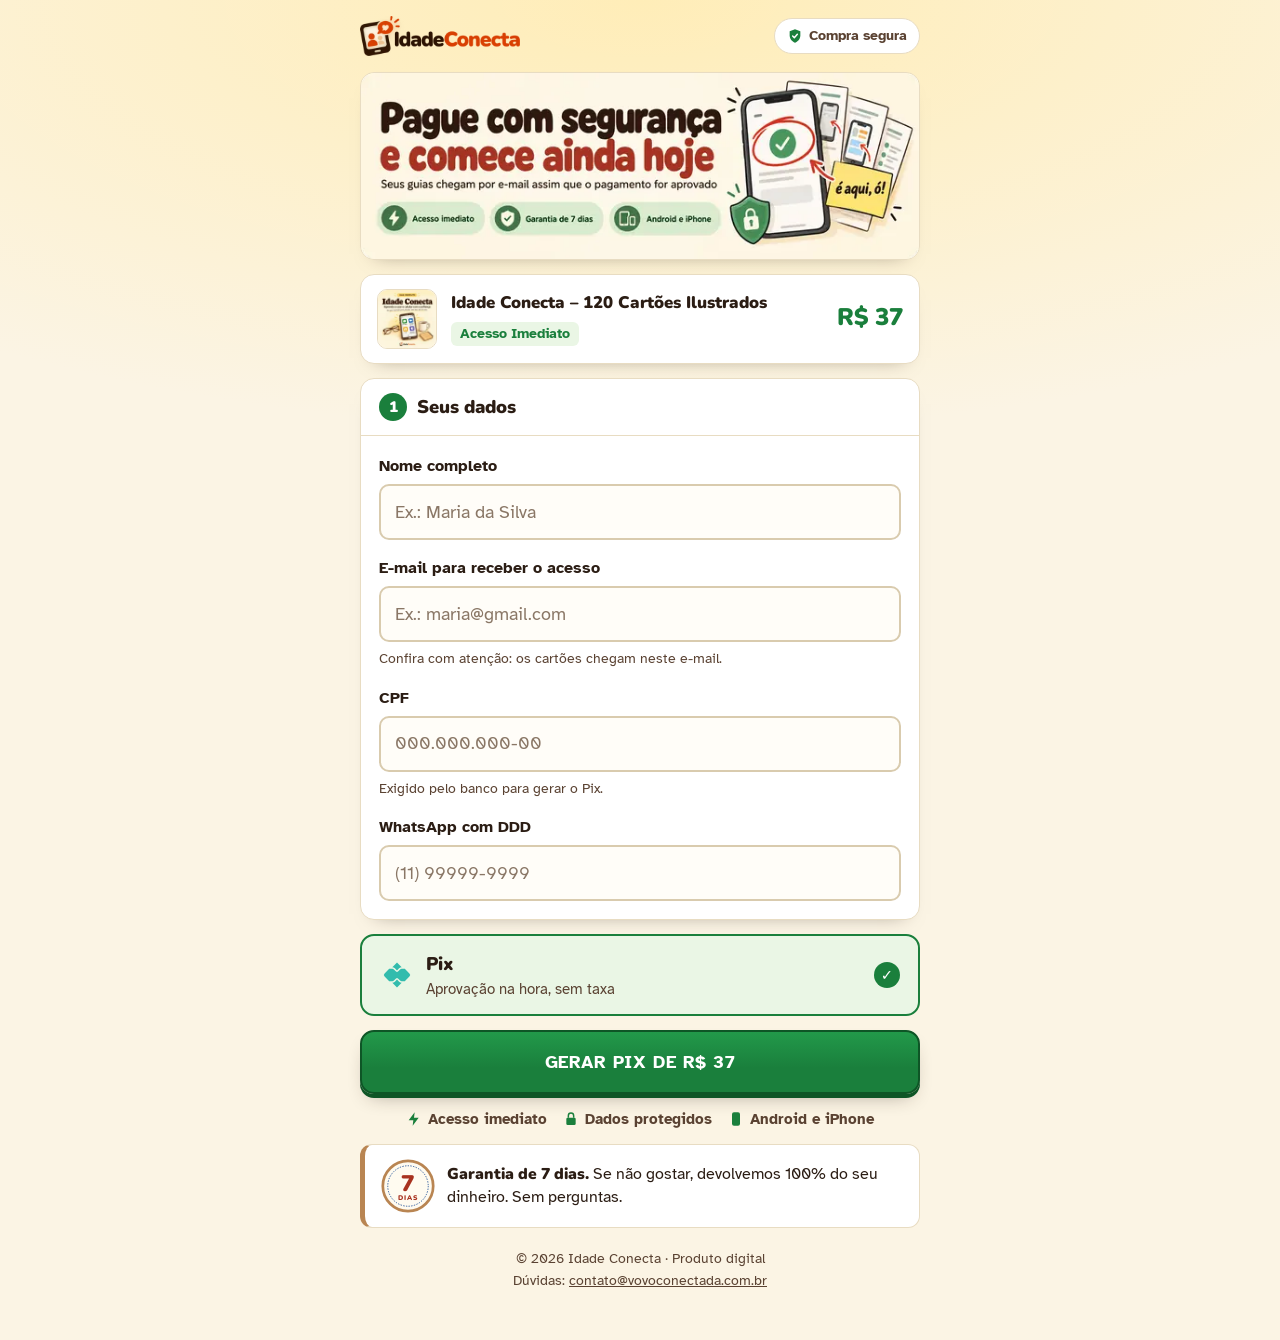
<file: checkout.html>
<!doctype html>
<html lang="pt-BR">
<head>
<meta charset="utf-8">
<meta name="viewport" content="width=device-width, initial-scale=1">
<title>Finalizar compra · Idade Conecta</title>
<meta name="description" content="Finalize seu pedido do Idade Conecta com Pix e receba o acesso na hora.">
<meta name="robots" content="noindex">
<meta name="theme-color" content="#FBF4E4">
<link rel="icon" href="data:image/svg+xml,%3Csvg xmlns='http://www.w3.org/2000/svg' viewBox='0 0 32 32'%3E%3Crect width='32' height='32' rx='7' fill='%23FBF4E4'/%3E%3Cpath d='M16 27S4 19.5 4 11.5A6 6 0 0 1 16 9a6 6 0 0 1 12 2.5C28 19.5 16 27 16 27z' fill='%23C0392B'/%3E%3C/svg%3E">

<!-- Meta Pixel + UTMify: carregam depois que a página aparece (o mesmo ID do index.html).
     Os eventos chamados antes disso ficam na fila e são enviados assim que o Pixel carrega. -->
<script>
  window.IC_PIXEL_ID = '2001062227476766';
  (function (w, d) {
    if (w.fbq) return;
    var n = w.fbq = function () { n.callMethod ? n.callMethod.apply(n, arguments) : n.queue.push(arguments); };
    if (!w._fbq) w._fbq = n; n.push = n; n.loaded = !0; n.version = '2.0'; n.queue = [];
    var done = false;
    function add(src, attrs) { var s = d.createElement('script'); s.async = true; s.src = src; for (var k in attrs) s.setAttribute(k, attrs[k]); d.head.appendChild(s); }
    function load() {
      if (done) return; done = true;
      add('https://connect.facebook.net/en_US/fbevents.js', {});
      add('https://cdn.utmify.com.br/scripts/utms/latest.js', { 'data-utmify-prevent-xcod-sck': '', 'data-utmify-prevent-subids': '' });
    }
    ['pointerdown', 'keydown', 'scroll', 'touchstart'].forEach(function (e) { w.addEventListener(e, load, { once: true, passive: true }); });
    // espera a tela terminar de desenhar; o primeiro toque no formulário antecipa o carregamento
    w.addEventListener('load', function () { setTimeout(function () { (w.requestIdleCallback || function (f) { setTimeout(f, 0); })(load, { timeout: 1000 }); }, 3000); });
  })(window, document);
  fbq('init', window.IC_PIXEL_ID);
  fbq('track', 'PageView');
</script>
<noscript><img height="1" width="1" style="display:none" alt="" src="https://www.facebook.com/tr?id=2001062227476766&ev=PageView&noscript=1"></noscript>

<link rel="preload" href="assets/fonts/atkinson-400.woff2" as="font" type="font/woff2" crossorigin>
<link rel="preload" href="assets/fonts/nunito-900.woff2" as="font" type="font/woff2" crossorigin>
<script src="assets/qrcode.min.js" defer></script>

<style>
  @font-face{
    font-family: 'Atkinson Hyperlegible';
    font-style: normal;
    font-weight: 400;
    font-display: swap;
    src: url("assets/fonts/atkinson-400.woff2") format("woff2");
    unicode-range: U+0000-00FF, U+0131, U+0152-0153, U+02BB-02BC, U+02C6, U+02DA, U+02DC, U+0304, U+0308, U+0329, U+2000-206F, U+20AC, U+2122, U+2191, U+2193, U+2212, U+2215, U+FEFF, U+FFFD;
  }
  @font-face{
    font-family: 'Atkinson Hyperlegible';
    font-style: normal;
    font-weight: 700;
    font-display: swap;
    src: url("assets/fonts/atkinson-700.woff2") format("woff2");
    unicode-range: U+0000-00FF, U+0131, U+0152-0153, U+02BB-02BC, U+02C6, U+02DA, U+02DC, U+0304, U+0308, U+0329, U+2000-206F, U+20AC, U+2122, U+2191, U+2193, U+2212, U+2215, U+FEFF, U+FFFD;
  }
  @font-face{
    font-family: 'Nunito';
    font-style: normal;
    font-weight: 900;
    font-display: swap;
    src: url("assets/fonts/nunito-900.woff2") format("woff2");
    unicode-range: U+0000-00FF, U+0131, U+0152-0153, U+02BB-02BC, U+02C6, U+02DA, U+02DC, U+0304, U+0308, U+0329, U+2000-206F, U+20AC, U+2122, U+2191, U+2193, U+2212, U+2215, U+FEFF, U+FFFD;
  }

  :root {
    --paper: #FBF4E4;
    --paper-old: #FFF6D8;
    --line: #E8DCC2;
    --ink: #2B1D14;
    --ink-soft: #5A4232;
    --tomato-ink: #A8321F;
    --green: #1A7F3C;
    --green-hi: #22994A;
    --green-deep: #0E5526;
    --green-pale: #EAF6E5;
    --f-body: "Atkinson Hyperlegible", system-ui, -apple-system, "Segoe UI", sans-serif;
    --f-head: "Nunito", system-ui, -apple-system, "Segoe UI", sans-serif;
  }
  *, *::before, *::after { box-sizing: border-box; }
  html { -webkit-text-size-adjust: 100%; }
  body {
    margin: 0; font-family: var(--f-body); font-size: 1.125rem; line-height: 1.5; color: var(--ink);
    background: radial-gradient(120% 600px at 50% 0%, #FFEDB8 0%, rgba(255,237,184,0) 72%) no-repeat, var(--paper);
  }
  img, svg { display: block; max-width: 100%; }
  h1, h2, h3, p { margin: 0; }
  :focus-visible { outline: 3px solid #1F4E96; outline-offset: 3px; border-radius: 6px; }
  .nw { white-space: nowrap; }

  .wrap { width: min(100% - 32px, 560px); margin-inline: auto; padding: 16px 0 48px; }

  .top { display: flex; align-items: center; justify-content: space-between; gap: 12px; margin-bottom: 16px; }
  .top img { height: 40px; width: auto; }
  .banner { display: block; margin-bottom: 14px; }
  .banner img { width: 100%; height: auto; border-radius: 14px; border: 1px solid var(--line); box-shadow: 0 10px 18px -16px rgba(43,29,20,.5); }
  .safe { display: inline-flex; align-items: center; gap: 6px; padding: 6px 12px; border-radius: 999px; background: #fff; border: 1px solid var(--line); font-size: .9rem; font-weight: 700; color: var(--ink-soft); }
  .safe svg { width: 16px; height: 16px; color: var(--green); flex: none; }

  .card { background: #fff; border: 1px solid var(--line); border-radius: 14px; margin-bottom: 14px; box-shadow: 0 10px 18px -16px rgba(43,29,20,.5); }
  .card__head { display: flex; align-items: center; gap: 10px; padding: 14px 18px; border-bottom: 1px solid var(--line); }
  .card__body { padding: 18px; }
  .step { display: grid; place-items: center; width: 28px; height: 28px; border-radius: 50%; background: var(--green); color: #fff; font-family: var(--f-head); font-weight: 900; font-size: .95rem; flex: none; }
  .card__head h2 { font-family: var(--f-head); font-weight: 900; font-size: 1.15rem; }

  /* Resumo do pedido */
  .summary { display: flex; align-items: center; gap: 14px; padding: 14px 16px; }
  .summary__thumb { width: 60px; height: 60px; flex: none; border-radius: 10px; overflow: hidden; border: 1px solid var(--line); background: var(--paper-old); }
  .summary__thumb img { width: 100%; height: 100%; object-fit: cover; }
  .summary__info { flex: 1; min-width: 0; }
  .summary__name { font-family: var(--f-head); font-weight: 900; font-size: 1.05rem; line-height: 1.25; margin-bottom: 6px; }
  .summary__badge { display: inline-block; padding: 2px 9px; border-radius: 6px; background: var(--green-pale); color: var(--green); font-weight: 700; font-size: .85rem; white-space: nowrap; }
  .summary__price { flex: none; text-align: right; }
  .summary__price b { font-family: var(--f-head); font-weight: 900; font-size: 1.5rem; line-height: 1; color: var(--green); }

  /* Formulário */
  .field { display: grid; gap: 6px; margin-bottom: 16px; }
  .field:last-child { margin-bottom: 0; }
  .field label { font-weight: 700; font-size: 1rem; }
  .field input {
    width: 100%; min-height: 56px; padding: 12px 14px; font: inherit; font-size: 1.1rem; color: var(--ink);
    background: #FFFDF8; border: 2px solid #D9CBAE; border-radius: 10px; outline: none; transition: border-color .15s, box-shadow .15s;
  }
  .field input::placeholder { color: #8A7766; }
  .field input:focus { border-color: var(--green); box-shadow: 0 0 0 3px rgba(26,127,60,.18); }
  .field input.valid { border-color: #7DBB8E; }
  .field input.error { border-color: var(--tomato-ink); box-shadow: 0 0 0 3px rgba(168,50,31,.15); }
  .hint { font-size: .9rem; color: var(--ink-soft); }
  .err { display: none; font-size: .92rem; font-weight: 700; color: var(--tomato-ink); }
  .err.visible { display: block; }

  .pay-method { display: flex; align-items: center; gap: 12px; padding: 14px 18px; border: 2px solid var(--green); border-radius: 14px; background: var(--green-pale); margin-bottom: 14px; }
  .pay-method svg { width: 34px; height: 34px; flex: none; }
  .pay-method b { font-family: var(--f-head); font-weight: 900; font-size: 1.15rem; }
  .pay-method span { display: block; font-size: .92rem; color: var(--ink-soft); }
  .pay-method .tick { margin-left: auto; width: 26px; height: 26px; border-radius: 50%; background: var(--green); color: #fff; display: grid; place-items: center; font-weight: 700; flex: none; }

  .btn {
    display: flex; align-items: center; justify-content: center; gap: 12px; width: 100%; min-height: 64px; padding: 14px 20px;
    background: linear-gradient(180deg, var(--green-hi), var(--green) 60%); color: #fff; text-decoration: none; cursor: pointer;
    font-family: var(--f-body); font-weight: 700; font-size: 1.15rem; letter-spacing: .03em; text-align: center;
    border: 2px solid var(--green-deep); border-radius: 14px; box-shadow: 0 4px 0 var(--green-deep), 0 10px 20px -10px rgba(43,29,20,.45);
    transition: transform .12s, box-shadow .12s, filter .12s; -webkit-tap-highlight-color: transparent;
  }
  .btn:hover { filter: brightness(1.06); }
  .btn:active { transform: translateY(3px); box-shadow: 0 1px 0 var(--green-deep); }
  .btn:disabled { opacity: .7; cursor: wait; }
  .btn:focus-visible { outline: 3px solid var(--ink); outline-offset: 4px; }
  .spinner { display: none; width: 22px; height: 22px; border: 3px solid rgba(255,255,255,.35); border-top-color: #fff; border-radius: 50%; animation: spin .8s linear infinite; }
  .btn.loading .spinner { display: inline-block; }
  @keyframes spin { to { transform: rotate(360deg); } }

  .form-error { display: none; margin-bottom: 14px; padding: 12px 14px; border-radius: 10px; background: #FBE9E5; border: 1px solid #E9B8AD; color: var(--tomato-ink); font-weight: 700; font-size: 1rem; }
  .form-error.visible { display: block; }

  .trust { display: flex; flex-wrap: wrap; justify-content: center; gap: 6px 16px; margin-top: 14px; font-size: .92rem; font-weight: 700; color: var(--ink-soft); }
  .trust span { display: inline-flex; align-items: center; gap: 6px; }
  .trust svg { width: 16px; height: 16px; color: var(--green); }

  .guarantee { display: flex; gap: 12px; align-items: center; padding: 14px 16px; margin-top: 14px; background: #fff; border: 1px solid var(--line); border-left: 5px solid #B98552; border-radius: 12px; font-size: .98rem; }
  .guarantee b { font-family: var(--f-head); font-weight: 900; }
  .seal { width: 54px; height: 54px; flex: none; }

  /* Pix gerado */
  #pix-display-card { display: none; }
  .waiting { display: flex; align-items: center; justify-content: space-between; gap: 10px; padding: 14px 18px; border-bottom: 1px solid var(--line); background: var(--paper-old); border-radius: 14px 14px 0 0; }
  .waiting b { display: inline-flex; align-items: center; gap: 8px; font-family: var(--f-head); font-weight: 900; }
  .dot { width: 10px; height: 10px; border-radius: 50%; background: var(--green); animation: pulse 1.6s ease-out infinite; }
  @keyframes pulse { 0% { box-shadow: 0 0 0 0 rgba(26,127,60,.5); } 100% { box-shadow: 0 0 0 10px rgba(26,127,60,0); } }
  .expires { font-size: .92rem; font-weight: 700; color: var(--ink-soft); }
  .pix-body { padding: 20px 18px; text-align: center; }
  .pix-amount { font-size: 1.05rem; }
  .pix-amount b { font-family: var(--f-head); font-weight: 900; font-size: 1.6rem; }
  .qr { display: inline-block; margin: 14px auto; padding: 12px; background: #fff; border: 2px solid var(--line); border-radius: 12px; }
  .qr canvas, .qr img { width: 200px !important; height: 200px !important; }
  .pix-code { margin: 4px 0 12px; padding: 10px 12px; font-family: ui-monospace, monospace; font-size: .85rem; color: var(--ink-soft); background: var(--paper); border: 1px dashed #CDBB98; border-radius: 8px; white-space: nowrap; overflow: hidden; text-overflow: ellipsis; user-select: all; }
  .btn.copied { background: var(--green-deep); }
  .how { margin-top: 18px; padding: 14px 16px; text-align: left; background: var(--paper-old); border-radius: 10px; }
  .how b { display: block; font-family: var(--f-head); font-weight: 900; margin-bottom: 8px; }
  .how ol { margin: 0; padding-left: 22px; display: grid; gap: 6px; font-size: 1rem; }
  .expired { display: none; margin-top: 14px; }

  /* Sucesso */
  .success { padding: 30px 20px; text-align: center; }
  .success__icon { width: 72px; height: 72px; margin: 0 auto 14px; border-radius: 50%; background: var(--green); display: grid; place-items: center; }
  .success__icon svg { width: 40px; height: 40px; color: #fff; }
  .success h2 { font-family: var(--f-head); font-weight: 900; font-size: 1.7rem; margin-bottom: 8px; }
  .success p { color: var(--ink-soft); margin-bottom: 18px; }
  .success p b { color: var(--ink); word-break: break-all; }

  .foot { margin-top: 20px; text-align: center; font-size: .9rem; color: var(--ink-soft); }
  .foot a { color: var(--ink-soft); }

  .confetti { position: fixed; inset: 0; pointer-events: none; overflow: hidden; z-index: 50; }
  .confetti i { position: absolute; top: -20px; width: 10px; height: 14px; border-radius: 2px; animation: fall 2.4s cubic-bezier(.2,.6,.4,1) forwards; }
  @keyframes fall { to { transform: translate(var(--x), 105vh) rotate(var(--r)); opacity: .9; } }

  @media (prefers-reduced-motion: reduce) {
    *, *::before, *::after { animation-duration: .001ms !important; animation-iteration-count: 1 !important; transition-duration: .001ms !important; }
  }
  @media (max-width: 380px) {
    .wrap { width: min(100% - 24px, 560px); }
    .top img { height: 34px; }
    .safe { font-size: .8rem; padding: 5px 9px; }
    .summary__thumb { width: 50px; height: 50px; }
    .summary { gap: 10px; padding: 12px; }
    .summary__name { font-size: .95rem; }
    .summary__price b { font-size: 1.2rem; }
  }
</style>
</head>
<body>
<main class="wrap">

  <header class="top">
    <a href="index.html" aria-label="Idade Conecta, voltar para a página do produto"><picture><source srcset="assets/logo-440.webp" type="image/webp"><img src="assets/logo-440.png" alt="Idade Conecta" width="440" height="110"></picture></a>
    <span class="safe"><svg viewBox="0 0 24 24" aria-hidden="true"><path d="M12 2l8 3v6c0 5.5-3.5 9.5-8 11-4.5-1.5-8-5.5-8-11V5z" fill="currentColor"/><path d="M8.5 12l2.5 2.5 4.5-5" fill="none" stroke="#fff" stroke-width="2.2" stroke-linecap="round" stroke-linejoin="round"/></svg>Compra segura</span>
  </header>

  <!-- Banner (original em assets/idade_conecta_pagamento_persuasivo_1.png) -->
  <picture class="banner">
    <source srcset="assets/banner-checkout-600.webp 600w, assets/banner-checkout-800.webp 800w, assets/banner-checkout-1120.webp 1120w" sizes="(min-width: 592px) 560px, calc(100vw - 32px)" type="image/webp">
    <img src="assets/banner-checkout-1120.jpg" alt="Pague com segurança e comece ainda hoje. Seus guias chegam por e-mail assim que o pagamento for aprovado. Acesso imediato, garantia de 7 dias, Android e iPhone." width="1120" height="373" fetchpriority="high" decoding="async">
  </picture>

  <!-- Resumo do pedido -->
  <section class="card summary" aria-label="Resumo do pedido">
    <div class="summary__thumb"><img src="assets/capa-120.webp" alt="Capa do Idade Conecta" width="120" height="120"></div>
    <div class="summary__info">
      <h1 class="summary__name">Idade Conecta – 120 Cartões Ilustrados</h1>
      <span class="summary__badge">Acesso Imediato</span>
    </div>
    <p class="summary__price"><b>R$ 37</b></p>
  </section>

  <!-- Formulário -->
  <div id="checkout-form-container">
    <form class="card" id="checkout-form" novalidate>
      <div class="card__head"><span class="step">1</span><h2>Seus dados</h2></div>
      <div class="card__body">
        <div class="field">
          <label for="lead-name">Nome completo</label>
          <input type="text" id="lead-name" placeholder="Ex.: Maria da Silva" autocomplete="name" required aria-describedby="err-name">
          <span class="err" id="err-name" role="alert">Escreva seu nome e sobrenome.</span>
        </div>
        <div class="field">
          <label for="lead-email">E-mail para receber o acesso</label>
          <input type="email" id="lead-email" placeholder="Ex.: maria@gmail.com" autocomplete="email" inputmode="email" required aria-describedby="hint-email err-email">
          <span class="hint" id="hint-email">Confira com atenção: os cartões chegam neste e-mail.</span>
          <span class="err" id="err-email" role="alert">Esse e-mail parece incompleto. Confira, por favor.</span>
        </div>
        <div class="field">
          <label for="lead-cpf">CPF</label>
          <input type="text" id="lead-cpf" placeholder="000.000.000-00" maxlength="14" inputmode="numeric" autocomplete="off" required aria-describedby="hint-cpf err-cpf">
          <span class="hint" id="hint-cpf">Exigido pelo banco para gerar o Pix.</span>
          <span class="err" id="err-cpf" role="alert">CPF inválido. Confira os números.</span>
        </div>
        <div class="field">
          <label for="lead-phone">WhatsApp com DDD</label>
          <input type="tel" id="lead-phone" placeholder="(11) 99999-9999" maxlength="15" inputmode="tel" autocomplete="tel" required aria-describedby="err-phone">
          <span class="err" id="err-phone" role="alert">Escreva o número com DDD.</span>
        </div>
      </div>
    </form>

    <div class="pay-method">
      <svg viewBox="0 0 48 48" aria-hidden="true"><g fill="#32BCAD"><path d="M24 6.5l6.6 6.6a5 5 0 0 0-3.6 1.5L24 17.6l-3-3a5 5 0 0 0-3.6-1.5z"/><path d="M24 41.5l-6.6-6.6a5 5 0 0 0 3.6-1.5l3-3 3 3a5 5 0 0 0 3.6 1.5z"/><path d="M13 15.3h4.4a3 3 0 0 1 2.2.9l3 3a2 2 0 0 0 2.8 0l3-3a3 3 0 0 1 2.2-.9H35l6.5 6.5a3 3 0 0 1 0 4.4L35 32.7h-4.4a3 3 0 0 1-2.2-.9l-3-3a2 2 0 0 0-2.8 0l-3 3a3 3 0 0 1-2.2.9H13l-6.5-6.5a3 3 0 0 1 0-4.4z"/></g></svg>
      <div><b>Pix</b><span>Aprovação na hora, sem taxa</span></div>
      <span class="tick" aria-hidden="true">✓</span>
    </div>

    <p class="form-error" id="form-error" role="alert"></p>

    <button type="button" id="btn-generate-pix" class="btn">
      <span class="spinner" aria-hidden="true"></span>
      <span class="btn-text">GERAR PIX DE R$ 37</span>
    </button>

    <div class="trust">
      <span><svg viewBox="0 0 24 24" aria-hidden="true"><path d="M13 2L4 14h7l-1 8 9-12h-7z" fill="currentColor"/></svg>Acesso imediato</span>
      <span><svg viewBox="0 0 24 24" aria-hidden="true"><rect x="5" y="10" width="14" height="11" rx="2" fill="currentColor"/><path d="M8 10V7a4 4 0 0 1 8 0v3" fill="none" stroke="currentColor" stroke-width="2.2"/></svg>Dados protegidos</span>
      <span><svg viewBox="0 0 24 24" aria-hidden="true"><rect x="6" y="2" width="12" height="20" rx="3" fill="currentColor"/></svg>Android e iPhone</span>
    </div>

    <div class="guarantee">
      <svg class="seal" viewBox="0 0 120 120" aria-hidden="true"><circle cx="60" cy="60" r="56" fill="#FFFBF0" stroke="#B98552" stroke-width="6"/><circle cx="60" cy="60" r="45" fill="none" stroke="#1F4E96" stroke-width="2" stroke-dasharray="3 3"/><text x="60" y="70" text-anchor="middle" font-family="Nunito, sans-serif" font-weight="900" font-size="50" fill="#A8321F">7</text><text x="60" y="92" text-anchor="middle" font-family="Nunito, sans-serif" font-weight="900" font-size="15" letter-spacing="2" fill="#A8321F">DIAS</text></svg>
      <p><b>Garantia de 7 dias.</b> Se não gostar, devolvemos 100% do seu dinheiro. Sem perguntas.</p>
    </div>
  </div>

  <!-- Pix gerado -->
  <section class="card" id="pix-display-card" aria-labelledby="pix-t">
    <div class="waiting">
      <b id="pix-t"><span class="dot" aria-hidden="true"></span>Aguardando o pagamento</b>
      <span class="expires">Válido por <span id="pix-timer-countdown">15:00</span></span>
    </div>
    <div class="pix-body">
      <p class="pix-amount">Valor: <b>R$ 37,00</b></p>
      <div class="qr" id="qr-code-box" aria-label="QR Code do Pix"></div>
      <p class="pix-code" id="pix-code-text" title="Código Pix copia e cola">Carregando código…</p>
      <button type="button" class="btn" id="btn-copy-pix-code"><span id="copy-btn-text">COPIAR CÓDIGO PIX</span></button>
      <div class="how">
        <b>Como pagar:</b>
        <ol>
          <li>Toque em <b style="display:inline;font-family:inherit">Copiar código Pix</b>.</li>
          <li>Abra o app do seu banco e entre em <b style="display:inline;font-family:inherit">Pix &gt; Copia e Cola</b>.</li>
          <li>Cole o código, confira o valor de R$ 37,00 e confirme.</li>
          <li>Pronto! Esta tela muda sozinha quando o pagamento cair.</li>
        </ol>
      </div>
      <div class="expired" id="pix-expired">
        <p class="form-error visible">Este código Pix venceu. Gere um novo para continuar.</p>
        <button type="button" class="btn" id="btn-new-pix">GERAR NOVO PIX</button>
      </div>
    </div>
  </section>

  <footer class="foot">
    <p>© 2026 Idade Conecta · Produto digital</p>
    <p>Dúvidas: <a href="mailto:contato@vovoconectada.com.br">contato@vovoconectada.com.br</a></p>
  </footer>
</main>

<script>
(function () {
  'use strict';

  var PRICE = 37;
  var CONTENT_NAME = 'Idade Conecta: 120 cartões ilustrados + 3 bônus';

  // ── 0. Pixel: InitiateCheckout uma vez por sessão ──
  try {
    if (typeof fbq === 'function' && !sessionStorage.getItem('ic_ic_fired')) {
      sessionStorage.setItem('ic_ic_fired', '1');
      fbq('track', 'InitiateCheckout', { value: PRICE, currency: 'BRL', content_name: CONTENT_NAME });
    }
  } catch (e) {}

  // UTMs e ids de clique do anúncio: guardados no 1º acesso (localStorage + cookie de 30 dias,
  // também pelo index.html) e SEMPRE enviados na criação do Pix. É o que faz a UTMify
  // atribuir a venda ao anúncio certo.
  var AD_KEYS = ['utm_source', 'utm_medium', 'utm_campaign', 'utm_content', 'utm_term', 'fbclid', 'ttclid', 'gclid', 'src', 'sck'];
  function readStoredUtms() {
    try { var s = localStorage.getItem('ic_utms'); if (s) return JSON.parse(s); } catch (e) {}
    var m = document.cookie.match(/(?:^|; )ic_utms=([^;]*)/);
    if (m) { try { return JSON.parse(decodeURIComponent(m[1])); } catch (e) {} }
    return {};
  }
  (function () {
    var params = new URLSearchParams(location.search), found = {};
    AD_KEYS.forEach(function (k) { var v = params.get(k); if (v) found[k] = v.slice(0, 250); });
    if (!Object.keys(found).length) return;
    var json = JSON.stringify(found);
    try { localStorage.setItem('ic_utms', json); } catch (e) {}
    try { document.cookie = 'ic_utms=' + encodeURIComponent(json) + '; max-age=' + 60 * 60 * 24 * 30 + '; path=/; SameSite=Lax'; } catch (e) {}
  })();
  function getSavedUtms() {
    var utms = readStoredUtms(), params = new URLSearchParams(location.search);
    AD_KEYS.forEach(function (k) { var v = params.get(k); if (v) utms[k] = v.slice(0, 250); });
    return utms;
  }

  // ── 1. Máscaras e validação ──
  var nameInput = document.getElementById('lead-name');
  var emailInput = document.getElementById('lead-email');
  var cpfInput = document.getElementById('lead-cpf');
  var phoneInput = document.getElementById('lead-phone');

  cpfInput.addEventListener('input', function (e) {
    var v = e.target.value.replace(/\D/g, '').slice(0, 11);
    if (v.length > 9) v = v.replace(/(\d{3})(\d{3})(\d{3})(\d{1,2})/, '$1.$2.$3-$4');
    else if (v.length > 6) v = v.replace(/(\d{3})(\d{3})(\d{1,3})/, '$1.$2.$3');
    else if (v.length > 3) v = v.replace(/(\d{3})(\d{1,3})/, '$1.$2');
    e.target.value = v;
    validateCpf(false);
  });
  phoneInput.addEventListener('input', function (e) {
    var v = e.target.value.replace(/\D/g, '').slice(0, 11);
    if (v.length > 10) v = v.replace(/(\d{2})(\d{5})(\d{4})/, '($1) $2-$3');
    else if (v.length > 6) v = v.replace(/(\d{2})(\d{4})(\d{0,4})/, '($1) $2-$3');
    else if (v.length > 2) v = v.replace(/(\d{2})(\d{0,5})/, '($1) $2');
    else if (v.length > 0) v = v.replace(/(\d{0,2})/, '($1');
    e.target.value = v;
    validatePhone(false);
  });
  nameInput.addEventListener('blur', function () { validateName(true); });
  emailInput.addEventListener('blur', function () { validateEmail(true); });
  cpfInput.addEventListener('blur', function () { validateCpf(true); });
  phoneInput.addEventListener('blur', function () { validatePhone(true); });

  function setState(input, errId, ok, show) {
    var err = document.getElementById(errId);
    input.classList.toggle('valid', ok);
    input.classList.toggle('error', !ok && show);
    input.setAttribute('aria-invalid', !ok && show ? 'true' : 'false');
    err.classList.toggle('visible', !ok && show);
    return ok;
  }
  function validateName(show) { var v = nameInput.value.trim(); return setState(nameInput, 'err-name', v.length >= 3 && v.indexOf(' ') > 0, show); }
  function validateEmail(show) { return setState(emailInput, 'err-email', /^[^\s@]+@[^\s@]+\.[^\s@]{2,}$/.test(emailInput.value.trim()), show); }
  function isValidCpf(cpf) {
    var c = cpf.replace(/\D/g, ''), s = 0, r, i;
    if (c.length !== 11 || /^(\d)\1{10}$/.test(c)) return false;
    for (i = 1; i <= 9; i++) s += +c[i - 1] * (11 - i);
    r = (s * 10) % 11; if (r === 10) r = 0; if (r !== +c[9]) return false;
    s = 0; for (i = 1; i <= 10; i++) s += +c[i - 1] * (12 - i);
    r = (s * 10) % 11; if (r === 10) r = 0; return r === +c[10];
  }
  function validateCpf(show) { return setState(cpfInput, 'err-cpf', isValidCpf(cpfInput.value), show); }
  function validatePhone(show) { var d = phoneInput.value.replace(/\D/g, ''); return setState(phoneInput, 'err-phone', d.length >= 10 && d.length <= 11, show); }

  // ── 2. Geração do Pix (api/create-pix.js) ──
  var btnGenerate = document.getElementById('btn-generate-pix');
  var btnText = btnGenerate.querySelector('.btn-text');
  var formContainer = document.getElementById('checkout-form-container');
  var formError = document.getElementById('form-error');
  var pixCard = document.getElementById('pix-display-card');
  var qrBox = document.getElementById('qr-code-box');
  var pixCodeText = document.getElementById('pix-code-text');
  var btnCopy = document.getElementById('btn-copy-pix-code');
  var copyText = document.getElementById('copy-btn-text');

  var identifier = null, pixCode = '', track = '', pollTimer = null, expiryTimer = null, paidHandled = false;

  function showError(msg) { formError.textContent = msg; formError.classList.add('visible'); formError.scrollIntoView({ behavior: 'smooth', block: 'center' }); }

  btnGenerate.addEventListener('click', async function () {
    formError.classList.remove('visible');
    var ok = [validateName(true), validateEmail(true), validateCpf(true), validatePhone(true)];
    if (ok.indexOf(false) !== -1) {
      var first = document.querySelector('.field input.error');
      if (first) { first.focus(); first.scrollIntoView({ behavior: 'smooth', block: 'center' }); }
      return;
    }

    btnGenerate.disabled = true;
    btnGenerate.classList.add('loading');
    btnText.textContent = 'GERANDO SEU PIX…';

    try {
      var res = await fetch('/api/create-pix', {
        method: 'POST',
        headers: { 'Content-Type': 'application/json', 'Accept': 'application/json' },
        body: JSON.stringify({
          name: nameInput.value.trim(),
          email: emailInput.value.trim().toLowerCase(),
          cpf: cpfInput.value.replace(/\D/g, ''),
          phone: phoneInput.value.replace(/\D/g, ''),
          utms: getSavedUtms()
        })
      });
      var data = await res.json().catch(function () { return null; });
      if (!res.ok || !data || !data.success || !data.pix_code) {
        throw new Error((data && data.message) || 'Não conseguimos gerar o Pix agora. Tente de novo em instantes.');
      }

      identifier = data.identifier;
      pixCode = data.pix_code;
      track = data.track || '';
      var expiresIn = data.expires_in || 60 * 60;
      try { sessionStorage.setItem('ic_pix', JSON.stringify({ identifier: identifier, pixCode: pixCode, track: track, email: emailInput.value.trim(), expiresAt: Date.now() + expiresIn * 1000 })); } catch (e) {}

      showPix(expiresIn);
      try { if (typeof fbq === 'function') fbq('track', 'AddPaymentInfo', { value: PRICE, currency: 'BRL', content_name: CONTENT_NAME }); } catch (e) {}
    } catch (err) {
      showError(err.message || 'Erro ao falar com o pagamento. Tente novamente.');
    } finally {
      btnGenerate.disabled = false;
      btnGenerate.classList.remove('loading');
      btnText.textContent = 'GERAR PIX DE R$ 37';
    }
  });

  function showPix(secondsLeft) {
    renderQr(pixCode);
    pixCodeText.textContent = pixCode;
    formContainer.style.display = 'none';
    document.getElementById('pix-expired').style.display = 'none';
    pixCard.style.display = 'block';
    pixCard.scrollIntoView({ behavior: 'smooth', block: 'start' });
    startExpiry(secondsLeft || 60 * 60);
    startPolling();
  }

  function renderQr(code) {
    qrBox.innerHTML = '';
    if (typeof QRCode !== 'undefined') {
      new QRCode(qrBox, { text: code, width: 200, height: 200, colorDark: '#000000', colorLight: '#ffffff', correctLevel: QRCode.CorrectLevel.M });
    } else {
      // biblioteca ainda carregando: tenta de novo em instantes
      setTimeout(function () { if (typeof QRCode !== 'undefined') renderQr(code); }, 400);
    }
  }

  // ── 3. Copiar código ──
  btnCopy.addEventListener('click', async function () {
    if (!pixCode) return;
    try { await navigator.clipboard.writeText(pixCode); }
    catch (e) {
      var ta = document.createElement('textarea');
      ta.value = pixCode; ta.setAttribute('readonly', ''); ta.style.position = 'fixed'; ta.style.opacity = '0';
      document.body.appendChild(ta); ta.select(); document.execCommand('copy'); document.body.removeChild(ta);
    }
    btnCopy.classList.add('copied');
    copyText.textContent = 'CÓDIGO COPIADO! AGORA ABRA SEU BANCO';
    setTimeout(function () { btnCopy.classList.remove('copied'); copyText.textContent = 'COPIAR CÓDIGO PIX'; }, 4000);
  });

  // ── 4. Verificação do pagamento (api/check-pix.js) ──
  function startPolling() {
    clearInterval(pollTimer);
    pollTimer = setInterval(checkStatus, 3000);
  }
  async function checkStatus() {
    if (!identifier) return;
    try {
      var res = await fetch('/api/check-pix?identifier=' + encodeURIComponent(identifier) + (track ? '&t=' + encodeURIComponent(track) : ''), { headers: { 'Accept': 'application/json' } });
      var result = await res.json().catch(function () { return null; });
      if (!result || !result.success) return;
      var d = result.data || {};
      if (d.paid) { clearInterval(pollTimer); onPaid(d.access_url); }
      else if (d.status === 'failed' || d.status === 'expired' || d.status === 'canceled') { clearInterval(pollTimer); onExpired(); }
    } catch (e) { /* tenta de novo no próximo ciclo */ }
  }
  // Ao voltar do app do banco, confere na hora
  document.addEventListener('visibilitychange', function () { if (!document.hidden && identifier && !paidHandled) checkStatus(); });

  function startExpiry(total) {
    var left = total, el = document.getElementById('pix-timer-countdown');
    clearInterval(expiryTimer);
    (function tick() {
      el.textContent = String(Math.floor(left / 60)).padStart(2, '0') + ':' + String(left % 60).padStart(2, '0');
    })();
    expiryTimer = setInterval(function () {
      left--;
      el.textContent = String(Math.max(0, Math.floor(left / 60))).padStart(2, '0') + ':' + String(Math.max(0, left % 60)).padStart(2, '0');
      if (left <= 0) { clearInterval(expiryTimer); checkStatus().then(function () { if (!paidHandled) onExpired(); }); }
    }, 1000);
  }
  function onExpired() {
    clearInterval(pollTimer); clearInterval(expiryTimer);
    try { sessionStorage.removeItem('ic_pix'); } catch (e) {}
    document.getElementById('pix-expired').style.display = 'block';
  }
  document.getElementById('btn-new-pix').addEventListener('click', function () {
    pixCard.style.display = 'none';
    formContainer.style.display = 'block';
    identifier = null; pixCode = ''; track = '';
    btnGenerate.scrollIntoView({ behavior: 'smooth', block: 'center' });
  });

  // ── 5. Pagamento confirmado ──
  function onPaid(accessUrl) {
    if (paidHandled) return;
    paidHandled = true;
    clearInterval(expiryTimer);

    // A Compra NÃO é enviada pelo navegador: o servidor (api/_sale.js) já envia ao Meta,
    // com os dados do cliente, assim que a BravoPay confirma. Enviar dos dois lados duplicava a venda.
    var stored = '';
    try { stored = (JSON.parse(sessionStorage.getItem('ic_pix') || '{}').email) || ''; } catch (e) {}
    try { sessionStorage.removeItem('ic_pix'); sessionStorage.setItem('ic_buyer_email', emailInput.value.trim() || stored); } catch (e) {}

    // Vai para a página de obrigado (ela confirma o pagamento no servidor e mostra o acesso)
    location.replace('/obrigado?id=' + encodeURIComponent(identifier));
  }

  // ── 6. Recarregou a página com um Pix em aberto? Retoma de onde parou ──
  try {
    var saved = JSON.parse(sessionStorage.getItem('ic_pix') || 'null');
    if (saved && saved.identifier && saved.expiresAt && Date.now() < saved.expiresAt) {
      identifier = saved.identifier; pixCode = saved.pixCode; track = saved.track || '';
      if (saved.email) emailInput.value = saved.email;
      var left = Math.floor((saved.expiresAt - Date.now()) / 1000);
      window.addEventListener('load', function () { showPix(left); checkStatus(); });
    }
  } catch (e) {}
})();
</script>
</body>
</html>
</file>
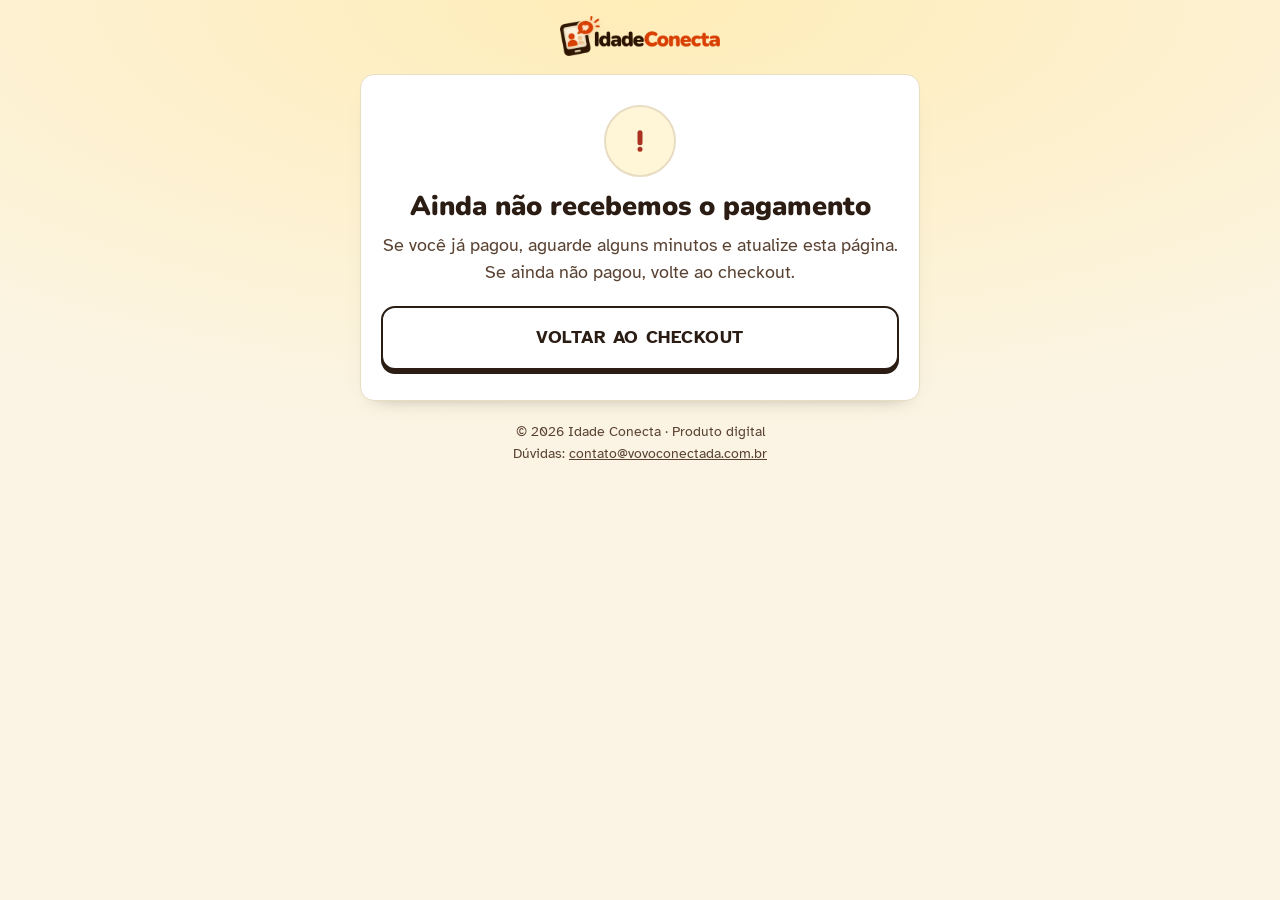
<file: obrigado.html>
<!doctype html>
<html lang="pt-BR">
<head>
<meta charset="utf-8">
<meta name="viewport" content="width=device-width, initial-scale=1">
<title>Obrigado! · Idade Conecta</title>
<meta name="robots" content="noindex">
<meta name="theme-color" content="#FBF4E4">
<link rel="icon" href="data:image/svg+xml,%3Csvg xmlns='http://www.w3.org/2000/svg' viewBox='0 0 32 32'%3E%3Crect width='32' height='32' rx='7' fill='%23FBF4E4'/%3E%3Cpath d='M16 27S4 19.5 4 11.5A6 6 0 0 1 16 9a6 6 0 0 1 12 2.5C28 19.5 16 27 16 27z' fill='%23C0392B'/%3E%3C/svg%3E">

<!-- Meta Pixel: só PageView aqui. A Compra é enviada pelo servidor (api/_sale.js). -->
<script>
  (function (w, d) {
    if (w.fbq) return;
    var n = w.fbq = function () { n.callMethod ? n.callMethod.apply(n, arguments) : n.queue.push(arguments); };
    if (!w._fbq) w._fbq = n; n.push = n; n.loaded = !0; n.version = '2.0'; n.queue = [];
    w.addEventListener('load', function () {
      setTimeout(function () { var s = d.createElement('script'); s.async = true; s.src = 'https://connect.facebook.net/en_US/fbevents.js'; d.head.appendChild(s); }, 1500);
    });
  })(window, document);
  fbq('init', '2001062227476766');
  fbq('track', 'PageView');
</script>

<link rel="preload" href="assets/fonts/atkinson-400.woff2" as="font" type="font/woff2" crossorigin>
<link rel="preload" href="assets/fonts/nunito-900.woff2" as="font" type="font/woff2" crossorigin>
<style>
  @font-face { font-family: 'Atkinson Hyperlegible'; font-style: normal; font-weight: 400; font-display: swap; src: url("assets/fonts/atkinson-400.woff2") format("woff2"); }
  @font-face { font-family: 'Atkinson Hyperlegible'; font-style: normal; font-weight: 700; font-display: swap; src: url("assets/fonts/atkinson-700.woff2") format("woff2"); }
  @font-face { font-family: 'Nunito'; font-style: normal; font-weight: 900; font-display: swap; src: url("assets/fonts/nunito-900.woff2") format("woff2"); }

  :root {
    --paper: #FBF4E4; --line: #E8DCC2; --ink: #2B1D14; --ink-soft: #5A4232; --tomato-ink: #A8321F;
    --green: #1A7F3C; --green-hi: #22994A; --green-deep: #0E5526;
    --f-body: "Atkinson Hyperlegible", system-ui, -apple-system, "Segoe UI", sans-serif;
    --f-head: "Nunito", system-ui, -apple-system, "Segoe UI", sans-serif;
  }
  *, *::before, *::after { box-sizing: border-box; }
  body {
    margin: 0; font-family: var(--f-body); font-size: 1.125rem; line-height: 1.5; color: var(--ink);
    background: radial-gradient(120% 600px at 50% 0%, #FFEDB8 0%, rgba(255,237,184,0) 72%) no-repeat, var(--paper);
  }
  img, svg { display: block; max-width: 100%; }
  h1, p { margin: 0; }
  :focus-visible { outline: 3px solid #1F4E96; outline-offset: 3px; border-radius: 6px; }
  .wrap { width: min(100% - 32px, 560px); margin-inline: auto; padding: 16px 0 48px; }
  .top { display: flex; justify-content: center; margin-bottom: 18px; }
  .top img { height: 40px; width: auto; }
  .card { background: #fff; border: 1px solid var(--line); border-radius: 14px; padding: 30px 20px; text-align: center; box-shadow: 0 10px 18px -16px rgba(43,29,20,.5); }
  .icon { width: 72px; height: 72px; margin: 0 auto 14px; border-radius: 50%; display: grid; place-items: center; background: var(--green); }
  .icon svg { width: 40px; height: 40px; color: #fff; }
  .icon--wait { background: #FFF6D8; border: 2px solid var(--line); }
  .spinner { width: 34px; height: 34px; border: 4px solid #E8DCC2; border-top-color: var(--green); border-radius: 50%; animation: spin .9s linear infinite; }
  @keyframes spin { to { transform: rotate(360deg); } }
  h1 { font-family: var(--f-head); font-weight: 900; font-size: 1.7rem; line-height: 1.15; margin-bottom: 10px; }
  .lead { color: var(--ink-soft); margin-bottom: 20px; }
  .lead b { color: var(--ink); word-break: break-all; }
  .btn {
    display: flex; align-items: center; justify-content: center; width: 100%; min-height: 64px; padding: 14px 20px;
    background: linear-gradient(180deg, var(--green-hi), var(--green) 60%); color: #fff; text-decoration: none;
    font-weight: 700; font-size: 1.15rem; letter-spacing: .03em; border: 2px solid var(--green-deep); border-radius: 14px;
    box-shadow: 0 4px 0 var(--green-deep), 0 10px 20px -10px rgba(43,29,20,.45);
  }
  .btn:active { transform: translateY(3px); box-shadow: 0 1px 0 var(--green-deep); }
  .btn--light { background: #fff; color: var(--ink); border-color: var(--ink); box-shadow: 0 4px 0 var(--ink); }
  .hint { margin-top: 14px; font-size: .95rem; color: var(--ink-soft); }
  .steps { margin: 22px 0 0; padding: 16px 18px; text-align: left; background: #FFF6D8; border-radius: 10px; }
  .steps b { display: block; font-family: var(--f-head); font-weight: 900; margin-bottom: 6px; }
  .steps ol { margin: 0; padding-left: 22px; display: grid; gap: 4px; font-size: 1rem; }
  .foot { margin-top: 20px; text-align: center; font-size: .9rem; color: var(--ink-soft); }
  .foot a { color: var(--ink-soft); }
  [hidden] { display: none !important; }
  .confetti { position: fixed; inset: 0; pointer-events: none; overflow: hidden; z-index: 50; }
  .confetti i { position: absolute; top: -20px; width: 10px; height: 14px; border-radius: 2px; animation: fall 2.4s cubic-bezier(.2,.6,.4,1) forwards; }
  @keyframes fall { to { transform: translate(var(--x), 105vh) rotate(var(--r)); opacity: .9; } }
  @media (prefers-reduced-motion: reduce) { *, *::before, *::after { animation-duration: .001ms !important; animation-iteration-count: 1 !important; } }
</style>
</head>
<body>
<main class="wrap">
  <header class="top">
    <a href="/" aria-label="Idade Conecta, página inicial"><picture><source srcset="assets/logo-440.webp" type="image/webp"><img src="assets/logo-440.png" alt="Idade Conecta" width="440" height="110"></picture></a>
  </header>

  <!-- Confirmando (enquanto o servidor confere o pagamento) -->
  <section class="card" id="state-wait" aria-live="polite">
    <div class="icon icon--wait"><span class="spinner" aria-hidden="true"></span></div>
    <h1>Confirmando seu pagamento…</h1>
    <p class="lead">Isso leva só alguns segundos. Não feche esta página.</p>
  </section>

  <!-- Pago -->
  <section class="card" id="state-ok" hidden tabindex="-1">
    <div class="icon"><svg viewBox="0 0 24 24" aria-hidden="true"><path d="M5 12.5l4.5 4.5L19 7.5" fill="none" stroke="currentColor" stroke-width="3" stroke-linecap="round" stroke-linejoin="round"/></svg></div>
    <h1>Pagamento confirmado!</h1>
    <p class="lead" id="ok-text">Obrigado pela compra. Os 120 cartões e os 3 bônus já são seus.</p>
    <a href="#" class="btn" id="btn-access" target="_blank" rel="noopener" hidden>BAIXAR MEUS CARTÕES AGORA</a>
    <div class="steps">
      <b>Próximos passos</b>
      <ol>
        <li>Toque no botão acima para baixar os cartões.</li>
        <li>Imprima em qualquer impressora, em papel A4.</li>
        <li>Recorte e deixe ao lado do celular.</li>
      </ol>
    </div>
    <p class="hint" id="ok-hint">O acesso também foi enviado para o seu e-mail. Olhe a caixa de spam ou promoções.</p>
  </section>

  <!-- Não confirmado -->
  <section class="card" id="state-fail" hidden>
    <div class="icon icon--wait"><svg viewBox="0 0 24 24" aria-hidden="true" style="color:#A8321F"><path d="M12 7v6M12 17h.01" fill="none" stroke="currentColor" stroke-width="3" stroke-linecap="round"/></svg></div>
    <h1>Ainda não recebemos o pagamento</h1>
    <p class="lead">Se você já pagou, aguarde alguns minutos e atualize esta página. Se ainda não pagou, volte ao checkout.</p>
    <a href="/checkout.html" class="btn btn--light">VOLTAR AO CHECKOUT</a>
  </section>

  <footer class="foot">
    <p>© 2026 Idade Conecta · Produto digital</p>
    <p>Dúvidas: <a href="mailto:contato@vovoconectada.com.br">contato@vovoconectada.com.br</a></p>
  </footer>
</main>

<script>
(function () {
  'use strict';
  var id = new URLSearchParams(location.search).get('id') || '';
  var wait = document.getElementById('state-wait');
  var ok = document.getElementById('state-ok');
  var fail = document.getElementById('state-fail');
  var tries = 0, MAX_TRIES = 40; // ~2 minutos tentando (a cada 3 s)

  function show(el) { [wait, ok, fail].forEach(function (s) { s.hidden = s !== el; }); }

  function onPaid(accessUrl) {
    var email = '';
    try { email = sessionStorage.getItem('ic_buyer_email') || ''; } catch (e) {}
    if (email) {
      var hint = document.getElementById('ok-hint');
      hint.textContent = 'O acesso também foi enviado para ';
      var b = document.createElement('b'); b.textContent = email; hint.appendChild(b);
      hint.appendChild(document.createTextNode('. Olhe a caixa de spam ou promoções.'));
    }
    var btn = document.getElementById('btn-access');
    if (accessUrl) { btn.href = accessUrl; btn.hidden = false; }
    show(ok);
    ok.focus({ preventScroll: true });
    confetti();
  }

  // Confere no servidor (a página nunca mostra o acesso sem o pagamento confirmado)
  async function check() {
    tries++;
    try {
      var res = await fetch('/api/check-pix?identifier=' + encodeURIComponent(id), { headers: { 'Accept': 'application/json' } });
      var r = await res.json().catch(function () { return null; });
      if (r && r.success && r.data && r.data.paid) return onPaid(r.data.access_url);
    } catch (e) { /* tenta de novo */ }
    if (tries >= MAX_TRIES) return show(fail);
    setTimeout(check, 3000);
  }

  function confetti() {
    if (matchMedia('(prefers-reduced-motion: reduce)').matches) return;
    var box = document.createElement('div'), colors = ['#1A7F3C', '#F7DC7A', '#C0392B', '#1F4E96', '#FAD7A8'];
    box.className = 'confetti'; box.setAttribute('aria-hidden', 'true');
    for (var i = 0; i < 70; i++) {
      var p = document.createElement('i');
      p.style.left = Math.random() * 100 + '%';
      p.style.background = colors[i % colors.length];
      p.style.setProperty('--x', (Math.random() * 160 - 80) + 'px');
      p.style.setProperty('--r', (Math.random() * 720 - 360) + 'deg');
      p.style.animationDelay = Math.random() * .5 + 's';
      box.appendChild(p);
    }
    document.body.appendChild(box);
    setTimeout(function () { box.remove(); }, 3200);
  }

  if (!/^[\w-]{1,100}$/.test(id)) show(fail);
  else check();
})();
</script>
</body>
</html>
</file>
<file: styles.css>
/* ==========================================================
   Idade Conecta · página de vendas
   Mobile-first (375px) → tablet → desktop
   ========================================================== */

/* ---------- Fontes (servidas pelo próprio site, só o conjunto de letras do português) ---------- */
@font-face {
  font-family: 'Atkinson Hyperlegible';
  font-style: normal;
  font-weight: 400;
  font-display: swap;
  src: url("assets/fonts/atkinson-400.woff2") format("woff2");
  unicode-range: U+0000-00FF, U+0131, U+0152-0153, U+02BB-02BC, U+02C6, U+02DA, U+02DC, U+0304, U+0308, U+0329, U+2000-206F, U+20AC, U+2122, U+2191, U+2193, U+2212, U+2215, U+FEFF, U+FFFD;
}
@font-face {
  font-family: 'Atkinson Hyperlegible';
  font-style: normal;
  font-weight: 700;
  font-display: swap;
  src: url("assets/fonts/atkinson-700.woff2") format("woff2");
  unicode-range: U+0000-00FF, U+0131, U+0152-0153, U+02BB-02BC, U+02C6, U+02DA, U+02DC, U+0304, U+0308, U+0329, U+2000-206F, U+20AC, U+2122, U+2191, U+2193, U+2212, U+2215, U+FEFF, U+FFFD;
}
@font-face {
  font-family: 'Caveat';
  font-style: normal;
  font-weight: 700;
  font-display: swap;
  src: url("assets/fonts/caveat-700.woff2") format("woff2");
  unicode-range: U+0000-00FF, U+0131, U+0152-0153, U+02BB-02BC, U+02C6, U+02DA, U+02DC, U+0304, U+0308, U+0329, U+2000-206F, U+20AC, U+2122, U+2191, U+2193, U+2212, U+2215, U+FEFF, U+FFFD;
}
@font-face {
  font-family: 'Fraunces';
  font-style: normal;
  font-weight: 800 900;
  font-display: swap;
  src: url("assets/fonts/fraunces-800-900.woff2") format("woff2");
  unicode-range: U+0000-00FF, U+0131, U+0152-0153, U+02BB-02BC, U+02C6, U+02DA, U+02DC, U+0304, U+0308, U+0329, U+2000-206F, U+20AC, U+2122, U+2191, U+2193, U+2212, U+2215, U+FEFF, U+FFFD;
}
@font-face {
  font-family: 'Nunito';
  font-style: normal;
  font-weight: 900;
  font-display: swap;
  src: url("assets/fonts/nunito-900.woff2") format("woff2");
  unicode-range: U+0000-00FF, U+0131, U+0152-0153, U+02BB-02BC, U+02C6, U+02DA, U+02DC, U+0304, U+0308, U+0329, U+2000-206F, U+20AC, U+2122, U+2191, U+2193, U+2212, U+2215, U+FEFF, U+FFFD;
}

:root {
  --paper: #FBF4E4;
  --paper-alt: #FFFCF4;
  --paper-old: #FFF6D8;
  --line: #E8DCC2;
  --ink: #2B1D14;
  --ink-soft: #5A4232;
  --tomato: #C0392B;
  --tomato-ink: #A8321F;
  --azulejo: #1F4E96;
  --butter: #F7DC7A;
  --green: #1A7F3C;          /* o único verde de compra */
  --green-hi: #22994A;
  --green-deep: #0E5526;

  --f-display: "Fraunces", "Georgia", serif;
  --f-body: "Atkinson Hyperlegible", system-ui, -apple-system, "Segoe UI", sans-serif;
  --f-head: "Nunito", system-ui, -apple-system, "Segoe UI", sans-serif;
  --f-hand: "Caveat", "Segoe Print", cursive;

  --gutter: 16px;
}

*, *::before, *::after { box-sizing: border-box; }
html { -webkit-text-size-adjust: 100%; scroll-behavior: smooth; }

body {
  margin: 0;
  font-family: var(--f-body);
  font-size: 1.1875rem;      /* 19px */
  line-height: 1.55;
  color: var(--ink);
  background: radial-gradient(120% 900px at 50% 0%, #FFEDB8 0%, rgba(255,237,184,0) 72%) no-repeat, var(--paper);
}
main, footer { overflow-x: clip; }

img, svg { display: block; max-width: 100%; }
h1, h2, h3 { margin: 0; font-family: var(--f-display); font-weight: 800; line-height: 1.12; letter-spacing: -.01em; font-variation-settings: "SOFT" 100; text-wrap: balance; }
p, ul, ol, figure, blockquote { margin: 0; }
ul[role="list"], ol.call, ol.toc, ol.how__list { list-style: none; padding: 0; }
a { color: var(--azulejo); text-underline-offset: 3px; }
button { font: inherit; color: inherit; }
b, strong { font-weight: 700; }

:focus-visible { outline: 3px solid var(--azulejo); outline-offset: 3px; border-radius: 6px; }

.sprite { position: absolute; width: 0; height: 0; overflow: hidden; }
.skip { position: absolute; left: 12px; top: -80px; z-index: 100; background: var(--ink); color: #fff; padding: 12px 18px; border-radius: 8px; text-decoration: none; }
.skip:focus { top: 12px; }

.wrap { width: min(100% - (var(--gutter) * 2), 1120px); margin-inline: auto; }

section { padding-block: 56px; }
main > section:not(.hero), .site-foot { content-visibility: auto; contain-intrinsic-size: auto 900px; }
.cv-off main > section, .cv-off .site-foot { content-visibility: visible; }
#oferta-card { scroll-margin-top: 16px; }
.sec-alt { background: var(--paper-alt); border-block: 1px solid var(--line); }
h2 { font-size: clamp(1.9rem, 1.4rem + 2.2vw, 2.9rem); margin-bottom: 16px; }
.sec-sub { font-size: 1.2rem; color: var(--ink-soft); max-width: 40em; margin-bottom: 32px; }
.big-p { font-size: 1.3rem; line-height: 1.5; }

/* ---------- Botão de compra ---------- */
.btn-cta {
  display: flex; align-items: center; justify-content: center; gap: 12px;
  width: 100%; min-height: 62px; padding: 14px 22px;
  background: linear-gradient(180deg, var(--green-hi), var(--green) 60%);
  color: #fff; text-decoration: none; text-align: center;
  font-family: var(--f-body); font-weight: 700; font-size: 1.15rem; letter-spacing: .04em; line-height: 1.2;
  border: 2px solid var(--green-deep); border-radius: 14px;
  box-shadow: 0 4px 0 var(--green-deep), 0 10px 20px -10px rgba(43, 29, 20, .45);
  transition: transform .12s ease, box-shadow .12s ease, filter .12s;
  -webkit-tap-highlight-color: transparent;
}
.btn-cta span { text-wrap: balance; }
.btn-cta:not(.btn-cta--wide) { max-width: 520px; margin-inline: auto; }
.btn-cta svg { width: 28px; height: 18px; flex: none; transition: transform .2s; }
.btn-cta:hover { filter: brightness(1.06); }
.btn-cta:hover svg { transform: translateX(4px); }
.btn-cta:active { transform: translateY(3px); box-shadow: 0 1px 0 var(--green-deep); }
.btn-cta:focus-visible { outline: 3px solid var(--ink); outline-offset: 4px; }

.price-line { display: flex; flex-wrap: wrap; justify-content: center; align-items: baseline; gap: 2px 0; margin-top: 14px; font-size: 1.02rem; color: var(--ink-soft); }
.price-line b { flex-basis: 100%; text-align: center; color: var(--ink); font-size: 1.45em; line-height: 1.2; }
.price-line span { white-space: nowrap; }
.price-line span + span::before { content: "·"; margin: 0 8px; }
.nw { white-space: nowrap; }
.micro { margin-top: 6px; font-size: .98rem; color: var(--ink-soft); text-align: center; }

.checks { display: grid; gap: 10px; }
.checks li { position: relative; padding-left: 34px; font-size: 1.1rem; line-height: 1.45; }
.checks li::before {
  content: ""; position: absolute; left: 0; top: 3px; width: 24px; height: 24px; border-radius: 50%;
  background: var(--green) url("data:image/svg+xml,%3Csvg xmlns='http://www.w3.org/2000/svg' viewBox='0 0 24 24'%3E%3Cpath d='M6.5 12.5l3.5 3.5 7.5-8' fill='none' stroke='%23fff' stroke-width='2.8' stroke-linecap='round' stroke-linejoin='round'/%3E%3C/svg%3E") center/18px no-repeat;
}

/* ---------- Topo ---------- */
.topbar { padding-top: 14px; }
.topbar + main .hero { padding-top: 14px; }
.topbar__in { display: flex; align-items: center; justify-content: center; }
.brand { display: inline-flex; align-items: center; gap: 8px; min-height: 48px; text-decoration: none; color: var(--ink); font-family: var(--f-display); font-weight: 800; font-size: 1.3rem; font-variation-settings: "SOFT" 100; }
.brand__logo { display: block; width: auto; height: 46px; }

/* ---------- Hero ---------- */
.hero {
  padding-top: 10px; padding-bottom: 56px; border-bottom: 1px solid var(--line);
}
.hero__grid { display: grid; gap: 52px; }
.hero__copy { min-width: 0; text-align: center; }
.eyebrow {
  display: inline-flex; align-items: center; gap: 8px; margin-bottom: 14px; padding: 6px 14px; border-radius: 999px;
  background: #fff; border: 1px solid var(--line); box-shadow: 0 2px 0 var(--line);
  font-size: .95rem; font-weight: 700; color: var(--ink);
}
.eyebrow--desk { display: none; }
.eyebrow__dot { width: 9px; height: 9px; border-radius: 50%; background: var(--tomato); box-shadow: 0 0 0 4px rgba(192,57,43,.15); }
.hero__title { font-family: var(--f-head); font-weight: 900; font-variation-settings: normal; letter-spacing: -.02em; font-size: clamp(1.9rem, 1.4rem + 2.4vw, 3.05rem); line-height: 1.1; }
.hero__num {
  display: block; font-size: clamp(3.9rem, 2.6rem + 7vw, 7rem); line-height: .92; font-weight: 900; letter-spacing: -.035em;
  color: var(--tomato-ink); margin-bottom: 4px;
}
.hero__title .u {
  background: url("data:image/svg+xml,%3Csvg xmlns='http://www.w3.org/2000/svg' viewBox='0 0 200 14' preserveAspectRatio='none'%3E%3Cpath d='M2 9C40 4 90 3 198 6' fill='none' stroke='%23C0392B' stroke-width='3.4' stroke-linecap='round'/%3E%3C/svg%3E") no-repeat left bottom / 100% .22em;
}
.lead { margin: 14px auto 0; font-size: 1.12rem; color: var(--ink-soft); max-width: 34em; }

.fan { display: flex; justify-content: center; align-items: flex-start; margin: 20px auto 0; max-width: 380px; }
.fan__card {
  position: relative; flex: 0 1 33%; max-width: 140px; margin: 0 -5px; padding: 8px 8px 10px;
  background: #fff; border: 1px solid var(--line); border-radius: 12px;
  box-shadow: 0 12px 20px -14px rgba(43,29,20,.5);
  transform: rotate(var(--r)); transform-origin: 50% 100%;
}
.fan__card--mid { z-index: 2; transform: translateY(-10px); }
.fan__phone { width: 100%; height: auto; overflow: hidden; }
.fan__phone text { font-family: var(--f-body); }
.fan .pen { stroke-dashoffset: 0; stroke-width: 6; }

.hero .btn-cta { margin-top: 16px; }
.trust { display: grid; grid-template-columns: repeat(3, minmax(0, 1fr)); gap: 8px; margin-top: 16px; }
.trust li { display: flex; flex-direction: column; align-items: center; justify-content: center; gap: 4px; padding: 10px 6px; text-align: center; background: rgba(255,255,255,.65); border: 1px solid var(--line); border-radius: 10px; font-size: .88rem; line-height: 1.25; font-weight: 700; color: var(--ink-soft); }
.trust svg { width: 22px; height: 22px; color: var(--green); flex: none; }

/* ---------- Simulador ---------- */
.sim { position: relative; display: grid; justify-items: center; min-width: 0; }
.sim__label { font-weight: 700; font-size: 1.05rem; color: var(--ink-soft); margin-bottom: 12px; text-align: center; }
.sim__note {
  position: relative; z-index: 3; width: min(100%, 340px); min-height: 132px; margin-bottom: -14px;
  padding: 16px 18px 18px; background: var(--butter); border-radius: 4px;
  box-shadow: 0 10px 16px -12px rgba(43,29,20,.5);
  transform: rotate(-1deg);
}
.sim__step { font-family: var(--f-hand); font-weight: 700; font-size: 1.35rem; color: var(--tomato-ink); line-height: 1; }
.sim__say { margin-top: 6px; font-size: 1.32rem; line-height: 1.3; font-weight: 700; }
.sim__say small { display: block; font-size: 1.08rem; font-weight: 400; margin-top: 8px; }
.sim__note.is-shake { animation: shake .45s; }
.sim__note.is-done { background: #DDF0D4; }
.sim__again { margin-top: 12px; min-height: 48px; padding: 8px 18px; border: 2px solid var(--ink); border-radius: 999px; background: #fff; font-weight: 700; cursor: pointer; }
.sim__again:hover { background: var(--paper-old); }

.sim__phone { position: relative; width: min(100%, 300px); }
.sim__phone::after { content: ""; position: absolute; left: 12%; right: 12%; bottom: -10px; height: 26px; border-radius: 50%; background: radial-gradient(closest-side, rgba(43,29,20,.22), rgba(43,29,20,0)); pointer-events: none; }
.phone-svg { width: 100%; height: auto; overflow: visible; }
.sim .phone-svg { position: relative; z-index: 1; touch-action: manipulation; user-select: none; -webkit-user-select: none; -webkit-touch-callout: none; }
.sim__tip { display: none; }

/* textos dentro das ilustrações */
.phone-svg text { font-family: var(--f-body); }
.t-bar { fill: #fff; font-size: 19px; font-weight: 700; }
.t-name { fill: #2B1D14; font-size: 16px; font-weight: 700; }
.t-prev { fill: #5d5d5d; font-size: 13.5px; }
.t-time { fill: #5d5d5d; font-size: 11.5px; text-anchor: end; }
.t-av { fill: #2B1D14; font-size: 18px; font-weight: 700; text-anchor: middle; }
.t-badge { fill: #fff; font-size: 12px; font-weight: 700; text-anchor: middle; }
.t-msg { fill: #2B1D14; font-size: 15px; }
.t-stamp { font-family: var(--f-display); font-weight: 900; font-size: 32px; fill: #A8321F; text-anchor: middle; letter-spacing: 2px; }
.phone-svg .hw { font-family: var(--f-hand); font-weight: 700; font-size: 25px; fill: #A8321F; }
.phone-svg .hw--light { fill: #F7DC7A; }
.num circle { fill: #F7DC7A; stroke: #2B1D14; stroke-width: 2.5; }
.num text { font-family: var(--f-display) !important; font-weight: 900; font-size: 20px; fill: #2B1D14; text-anchor: middle; }

/* caneta: círculos e setas desenhados (d preenchido pelo script.js) */
.pen { fill: none; stroke: #C0392B; stroke-width: 3.6; stroke-linecap: round; stroke-linejoin: round; stroke-dasharray: 1 1; stroke-dashoffset: 1; }
.pen--light { stroke: #F7DC7A; }
.is-drawn .pen, .is-in .pen { stroke-dashoffset: 0; transition: stroke-dashoffset .8s cubic-bezier(.6,.1,.3,1); }
.is-drawn .pen + .pen, .is-in .pen + .pen { transition-delay: .4s; }

.scr { opacity: 0; visibility: hidden; transition: opacity .25s ease, visibility 0s .25s; }
.scr.is-on { opacity: 1; visibility: visible; transition: opacity .25s ease; }
.hot { cursor: pointer; outline: none; }
.hot:focus-visible rect, .hot:focus-visible circle { stroke: #1F4E96; stroke-width: 4; stroke-opacity: 1; stroke-dasharray: 6 4; }
.pulse { opacity: 0; animation: pulse 1.8s ease-in-out infinite; }
.pulse-ring { transform-box: fill-box; transform-origin: center; animation: ring 1.6s ease-out infinite; }
.rec-ring { transform-box: fill-box; transform-origin: center; animation: ring 1.1s ease-out infinite; }
.blink { animation: blink 1s steps(2) infinite; }
.scr:not(.is-on) .pulse, .scr:not(.is-on) .pulse-ring, .scr:not(.is-on) .rec-ring, .scr:not(.is-on) .blink { animation: none; }
.sim.is-off .pulse, .sim.is-off .pulse-ring, .sim.is-off .rec-ring, .sim.is-off .blink { animation-play-state: paused; }
.late { opacity: 0; transform: translateY(10px); transition: opacity .4s ease .9s, transform .4s ease .9s; }
.scr.is-on .late { opacity: 1; transform: none; }
.stamp-svg { opacity: 0; }
.scr.is-on .stamp-svg { animation: stampIn .5s cubic-bezier(.2,1.6,.4,1) .35s forwards; transform-box: fill-box; transform-origin: center; }

.confetti { position: absolute; inset: 0; pointer-events: none; }
.confetti i { position: absolute; top: 40%; left: 50%; width: 9px; height: 14px; border-radius: 2px; opacity: 0; animation: confetti 1.6s cubic-bezier(.2,.7,.4,1) forwards; }

/* ---------- Cartões ---------- */


/* cartão anotado */
.guide-card { margin: 0; padding: 18px 18px 20px; display: grid; justify-items: center; gap: 12px; max-width: 360px; justify-self: center; width: 100%; }
.guide-card__phone { width: min(100%, 230px); }
.guide-card__title { display: flex; align-items: center; gap: 4px; font-family: var(--f-head); font-weight: 900; font-size: 1.7rem; line-height: 1.1; }
.guide-card__title .num-h { width: 30px; height: 30px; font-size: .95rem; }

/* como usar */
.use__grid { display: grid; gap: 14px; margin: 8px 0 0; padding: 0; list-style: none; }
.use__step { display: grid; grid-template-columns: 64px 1fr; grid-template-rows: auto auto; column-gap: 16px; align-items: center; padding: 18px; background: #fff; border: 1px solid var(--line); border-radius: 14px; }
.use__icon { grid-row: 1 / 3; width: 64px; height: 64px; }
.use__step h3 { font-family: var(--f-head); font-weight: 900; font-size: 1.3rem; line-height: 1.2; }
.use__step p { color: var(--ink-soft); font-size: 1.05rem; line-height: 1.4; }
.use__n { color: var(--tomato-ink); }


/* ---------- Dor ---------- */
.pain__grid { display: grid; gap: 36px; }
.memo {
  margin-top: 8px; background: #fff; padding: 18px 20px 14px;
  border: 1px solid var(--line); border-top: 6px solid var(--tomato); border-radius: 4px;
  box-shadow: 0 12px 20px -16px rgba(43,29,20,.5);
}
.call li { font-size: 1.15rem; line-height: 1.4; padding: 7px 0; border-bottom: 1px dashed var(--line); }
.call li:last-child { border-bottom: 0; }
.call__mom { font-weight: 700; }
.call__son { color: var(--azulejo); padding-left: 18px !important; }
.hl { background: linear-gradient(transparent 58%, rgba(247,220,122,.9) 58%); }

/* ---------- Como funciona ---------- */
.how__grid { display: grid; gap: 32px; }
.num-h {
  display: inline-grid; place-items: center; flex: none; width: 32px; height: 32px; margin-right: 10px; vertical-align: 2px;
  border-radius: 50%; background: var(--butter); border: 2px solid var(--ink);
  font-family: var(--f-display); font-weight: 900; font-size: 1rem; line-height: 1; color: var(--ink);
}
.how__list { display: grid; gap: 4px; align-content: center; }
.how__list li { display: flex; align-items: center; gap: 4px; font-size: 1.15rem; line-height: 1.4; padding: 12px 0; border-bottom: 1px solid var(--line); }

/* ---------- Índice ---------- */
.toc { display: grid; gap: 0 40px; }
.toc li { display: flex; gap: 14px; padding: 14px 0; border-bottom: 1px solid var(--line); }
.toc li > span:last-child { display: flex; flex-direction: column; min-width: 0; }
.toc b { font-size: 1.15rem; line-height: 1.3; }
.toc__d { color: var(--ink-soft); font-size: 1.02rem; line-height: 1.4; }
.toc__n { flex: none; font-family: var(--f-display); font-weight: 800; font-size: 1.15rem; color: var(--tomato-ink); min-width: 28px; padding-top: 1px; }
.toc__shield b { color: var(--tomato-ink); }

/* ---------- Carrossel ---------- */
.peek { overflow: hidden; padding-bottom: 32px; }
.peek__head { display: flex; align-items: flex-end; justify-content: space-between; flex-wrap: wrap; gap: 12px 20px; margin-bottom: 8px; }
.peek__head h2 { margin-bottom: 0; }
.peek__ctrl { display: flex; align-items: center; gap: 10px; }
.peek__count { font-size: 1.45rem; min-width: 64px; text-align: center; }
.hand { font-family: var(--f-hand); font-weight: 700; color: var(--tomato-ink); line-height: 1.1; }
.round-btn {
  display: grid; place-items: center; width: 50px; height: 50px; border-radius: 50%; cursor: pointer;
  background: #fff; border: 2px solid var(--ink); transition: background .15s;
}
.round-btn svg { width: 22px; height: 22px; }
.round-btn:hover:not(:disabled) { background: var(--paper-old); }
.round-btn:disabled { opacity: .35; cursor: default; }

.peek__track {
  display: flex; gap: 16px; overflow-x: auto; scroll-snap-type: x mandatory; overscroll-behavior-x: contain;
  padding: 18px max(var(--gutter), calc((100vw - 1120px) / 2)) 22px; margin: 0; list-style: none;
  scroll-padding-inline: max(var(--gutter), calc((100vw - 1120px) / 2));
  scrollbar-width: none;
}
.peek__track::-webkit-scrollbar { display: none; }
.peek__track:focus-visible { outline-offset: -4px; }
.sheet {
  flex: 0 0 76%; max-width: 280px; scroll-snap-align: start;
  padding: 18px 16px 12px; background: var(--paper-old);
  border: 1px solid var(--line); border-radius: 6px;
}
.sheet figure { display: grid; gap: 10px; }
.sheet figcaption { font-size: 1.5rem; text-align: center; color: var(--azulejo); }

/* ---------- Oferta ---------- */
.offer__box {
  max-width: 680px; margin-inline: auto; padding: 30px 20px 26px;
  background: #fff; border: 2px solid var(--ink); border-radius: 14px;
  box-shadow: 0 6px 0 var(--ink);
}
.offer__box h2 { font-size: clamp(1.5rem, 1.2rem + 1.4vw, 2.1rem); margin: 22px 0 16px; text-align: center; }
.offer__price { padding: 18px 16px 16px; text-align: center; background: var(--paper-old); border-radius: 10px; }
.offer__value { font-family: var(--f-display); font-weight: 900; font-size: clamp(2.6rem, 2rem + 3vw, 3.6rem); line-height: 1; font-variation-settings: "SOFT" 100; }
.offer__terms { margin-top: 6px; font-weight: 700; color: var(--ink-soft); font-size: 1rem; }
.guarantee { display: flex; gap: 16px; align-items: center; max-width: 680px; margin: 20px auto 0; padding: 20px; background: #fff; border: 1px solid var(--line); border-left: 5px solid #B98552; border-radius: 14px; }
.seal { width: 92px; height: 92px; flex: none; }
.guarantee h3 { font-size: 1.3rem; margin-bottom: 4px; }
.guarantee p { font-size: 1.05rem; line-height: 1.45; color: var(--ink-soft); }

/* ---------- FAQ ---------- */
.faq__list { display: grid; gap: 12px; max-width: 800px; }
.faq__card { background: #fff; border: 1px solid var(--line); border-radius: 10px; }
.faq__card summary {
  display: flex; align-items: center; justify-content: space-between; gap: 14px; min-height: 60px; padding: 12px 18px;
  font-weight: 700; font-size: 1.15rem; line-height: 1.3; cursor: pointer; list-style: none;
}
.faq__card summary::-webkit-details-marker { display: none; }
.faq__card summary::after {
  content: "+"; flex: none; display: grid; place-items: center; width: 34px; height: 34px; border-radius: 50%;
  border: 2px solid var(--tomato-ink); color: var(--tomato-ink); font-size: 1.4rem; line-height: 1; transition: transform .2s;
}
.faq__card[open] summary::after { transform: rotate(45deg); }
.faq__card p { padding: 0 18px 18px; font-size: 1.1rem; color: var(--ink-soft); }

/* ---------- Fechamento ---------- */
.closing { text-align: center; padding-block: 64px 72px; }
.closing__in { display: grid; justify-items: center; }
.closing__title { font-size: clamp(1.9rem, 1.3rem + 2.8vw, 3.2rem); max-width: 20ch; margin-bottom: 28px; }
.closing .btn-cta { max-width: 520px; }

/* ---------- Rodapé ---------- */
.site-foot { background: #F7F9FD; }
.tiles {
  height: 40px;
  background: url("data:image/svg+xml,%3Csvg xmlns='http://www.w3.org/2000/svg' width='64' height='64' viewBox='0 0 64 64'%3E%3Crect width='64' height='64' fill='%23F7F9FD'/%3E%3Cg fill='%231F4E96'%3E%3Cpath d='M0 0h14a14 14 0 0 1-14 14z'/%3E%3Cpath d='M64 0v14a14 14 0 0 1-14-14z'/%3E%3Cpath d='M0 64V50a14 14 0 0 1 14 14z'/%3E%3Cpath d='M64 64H50a14 14 0 0 1 14-14z'/%3E%3Cpath d='M32 13c5 8 5 11 0 19-5-8-5-11 0-19zM32 51c5-8 5-11 0-19-5 8-5 11 0 19zM13 32c8-5 11-5 19 0-8 5-11 5-19 0zM51 32c-8-5-11-5-19 0 8 5 11 5 19 0z'/%3E%3C/g%3E%3Ccircle cx='32' cy='32' r='3.5' fill='%23EFC63C'/%3E%3C/svg%3E") repeat-x center / 40px 40px;
  border-block: 2px solid var(--azulejo);
}
.site-foot__in { padding-block: 24px 36px; }
.site-foot p { font-size: .98rem; line-height: 1.8; color: var(--ink-soft); text-align: center; }
.site-foot a { display: inline-block; padding-block: 10px; font-weight: 700; }

/* ==========================================================
   Movimento
   ========================================================== */
@keyframes shake { 0%,100% { transform: rotate(-1deg); } 25% { transform: rotate(-1deg) translateX(-7px); } 50% { transform: rotate(-1deg) translateX(6px); } 75% { transform: rotate(-1deg) translateX(-3px); } }
@keyframes pulse { 0%,100% { opacity: 0; } 50% { opacity: .45; } }
@keyframes ring { 0% { transform: scale(1); opacity: .45; } 100% { transform: scale(1.7); opacity: 0; } }
@keyframes blink { 50% { opacity: 0; } }
@keyframes stampIn { 0% { opacity: 0; transform: scale(1.6) rotate(-8deg); } 100% { opacity: 1; transform: scale(1) rotate(-8deg); } }
@keyframes confetti { 0% { opacity: 1; transform: translate(0, 0) rotate(0); } 100% { opacity: 0; transform: translate(var(--x), var(--y)) rotate(var(--rot)); } }
@keyframes rise { 0% { opacity: 0; transform: translateY(18px); } 100% { opacity: 1; transform: none; } }

@media (prefers-reduced-motion: no-preference) {
  .js [data-reveal] { opacity: 0; }
  .js [data-reveal].is-in { animation: rise .6s cubic-bezier(.2,.8,.3,1) both; }
}
@media (prefers-reduced-motion: reduce) {
  *, *::before, *::after { animation-duration: .001ms !important; animation-iteration-count: 1 !important; transition-duration: .001ms !important; scroll-behavior: auto !important; }
  .pen { stroke-dashoffset: 0 !important; }
  .pulse { opacity: .3; }
  .late, .stamp-svg { opacity: 1 !important; transform: none; }
}

/* ==========================================================
   Responsivo
   ========================================================== */
@media (max-width: 359px) {
  :root { --gutter: 12px; }
  body { font-size: 1.125rem; }
  .btn-cta { font-size: 1.02rem; padding-inline: 14px; letter-spacing: .02em; }
  .btn-cta svg { display: none; }
}

@media (max-width: 599px) {
  .guarantee { flex-direction: column; text-align: center; border-left-width: 1px; border-top: 5px solid #B98552; }
  .offer__box .btn-cta { padding-inline: 14px; }
  .offer__box .btn-cta svg { display: none; }
}

@media (min-width: 600px) {
  .use__grid { grid-template-columns: repeat(3, 1fr); }
  .use__step { grid-template-columns: 1fr; grid-template-rows: auto; justify-items: center; text-align: center; row-gap: 8px; padding: 24px 18px; }
  .use__icon { grid-row: auto; }
  :root { --gutter: 24px; }
  .price-line b { flex-basis: auto; font-size: 1.2em; }
  .price-line b + span::before { content: "·"; margin: 0 8px; }
  .trust { display: flex; flex-wrap: wrap; justify-content: center; gap: 8px 18px; }
  .trust li { flex-direction: row; padding: 0; background: none; border: 0; font-size: .95rem; }
  .trust svg { width: 18px; height: 18px; }
  .lead { font-size: 1.2rem; }
  .how__list { max-width: 640px; }
  .memo { max-width: 640px; }
  section { padding-block: 72px; }
  .toc { grid-template-columns: 1fr 1fr; }
  .sheet { flex-basis: 280px; }
  .offer__box { padding: 40px 40px 32px; }
  .seal { width: 108px; height: 108px; }
}

/* tablet deitado / notebook pequeno: hero em duas colunas */
@media (min-width: 760px) {
  .hero__copy { text-align: left; }
  .eyebrow--desk { display: inline-flex; }
  .topbar { padding-top: 18px; }
  .topbar__in { justify-content: flex-start; }
  .brand__logo { height: 50px; }
  .hero .price-line, .hero .trust { justify-content: flex-start; }
  .lead { margin-inline: 0; }
  .fan { max-width: 440px; margin-inline: 0; justify-content: flex-start; padding-left: 12px; }
  .hero__copy .btn-cta { margin-top: 22px; margin-inline: 0; }
  .trust { justify-content: flex-start; }
  .hero { padding-top: 20px; }
  .hero__grid { grid-template-columns: minmax(0, 1.15fr) minmax(0, .85fr); align-items: center; gap: 32px; }
  .sim__note { width: 100%; }
  .sim__phone { width: min(100%, 270px); }
}

@media (min-width: 900px) {
  :root { --gutter: 32px; }
  body { font-size: 1.25rem; }
  section { padding-block: 96px; }
  .btn-cta { width: auto; min-width: 360px; font-size: 1.2rem; padding: 16px 34px; min-height: 66px; }
  .btn-cta--wide { width: 100%; }
  .lead { font-size: 1.25rem; }
  .hero { padding-bottom: 88px; }
  .hero__grid { gap: 56px; }
  .sim__phone { width: 300px; }

  .pain__grid { grid-template-columns: 1fr 1fr; gap: 64px; align-items: center; }
  .how__grid { grid-template-columns: minmax(0, 1.2fr) minmax(0, .8fr); gap: 56px; align-items: center; }
  .faq__list { margin-inline: auto; }
  .faq h2 { text-align: center; }

}

/* ==========================================================
   Acabamento low ticket: cartões impressos, oferta forte, contraste
   ========================================================== */

/* ---------- Cartão impresso (leque, exemplo e carrossel) ---------- */
.pcard {
  position: relative; background: #fff; border: 1px solid #E5D7BB; border-radius: 16px;
  box-shadow: 0 1px 0 rgba(43,29,20,.06), 0 3px 0 #F1E5C9, 0 18px 28px -18px rgba(43,29,20,.55);
}
.pcard::before { content: ""; position: absolute; left: 14px; right: 14px; top: -1px; height: 5px; border-radius: 0 0 6px 6px; background: var(--butter); }
.pcard__n {
  position: absolute; top: 10px; left: 10px; padding: 2px 8px; border-radius: 999px;
  background: var(--tomato-ink); color: #fff; font-family: var(--f-head); font-weight: 900; font-size: .72rem; line-height: 1.35; letter-spacing: .05em;
}
.pcard__title { font-family: var(--f-head); font-weight: 900; color: var(--ink); text-align: center; line-height: 1.1; text-wrap: balance; }
/* a pilha fica atrás do cartão: o contexto de camadas é o do grid, não o do cartão */
.how__grid { isolation: isolate; }
.pcard--stack::after {
  content: ""; position: absolute; inset: 6px -5px -7px 6px; z-index: -1; border-radius: 16px;
  background: #FFFDF6; border: 1px solid #E5D7BB; transform: rotate(1.6deg); box-shadow: 0 12px 20px -16px rgba(43,29,20,.5);
}

/* ---------- Topo ---------- */
.hero__num { font-size: clamp(4.4rem, 3rem + 8vw, 7.4rem); text-shadow: 0 3px 0 rgba(168,50,31,.14); }
.hero__title .hl { background: linear-gradient(transparent 55%, rgba(247,220,122,.95) 55%); padding: 0 .08em; }
.fan { max-width: 400px; margin: 20px auto 0; padding-top: 10px; }
.fan__card.pcard { flex: 0 1 34%; max-width: 150px; margin: 0 -7px; padding: 28px 8px 10px; display: flex; flex-direction: column; gap: 6px; }
.fan__card--mid { z-index: 2; transform: translateY(-12px) scale(1.05); }
.fan__card .pcard__title { font-size: 1rem; min-height: 2.2em; display: grid; place-items: center; }
.fan__card .pcard__n { top: 8px; left: 8px; font-size: .66rem; }
.hero-price { display: flex; align-items: baseline; justify-content: center; gap: 10px; margin-top: 12px; }
.hero-price b { font-family: var(--f-head); font-weight: 900; font-size: 2.1rem; line-height: 1; letter-spacing: -.02em; color: var(--ink); }
.hero-price span { font-weight: 700; font-size: 1.02rem; color: var(--ink-soft); }

/* botão principal com pulso leve (só transform/opacidade: não pesa) */
.btn-cta--pulse { position: relative; }
.btn-cta--pulse::after {
  content: ""; position: absolute; inset: -3px; border-radius: 16px; border: 3px solid rgba(34,153,74,.55);
  opacity: 0; pointer-events: none;
}
@keyframes ctaPulse { 0% { transform: scale(1); opacity: .9; } 80%, 100% { transform: scale(1.06, 1.25); opacity: 0; } }
@media (prefers-reduced-motion: no-preference) { .btn-cta--pulse::after { animation: ctaPulse 2.4s ease-out infinite; } }

/* ---------- Títulos das seções com traço vermelho ---------- */
main section:not(.hero):not(.closing) h2:not(.offer__head)::after {
  content: ""; display: block; width: 76px; height: 12px; margin-top: 10px; background: url("data:image/svg+xml,%3Csvg xmlns='http://www.w3.org/2000/svg' viewBox='0 0 80 12'%3E%3Cpath d='M2 8c10-6 18-6 26-1s16 5 24 0 16-5 26 1' fill='none' stroke='%23C0392B' stroke-width='3.2' stroke-linecap='round'/%3E%3C/svg%3E") no-repeat left center / contain;
}

/* ---------- Dor em bloco escuro ---------- */
.pain--dark { background: var(--ink); color: #FBF4E4; border: 0; }
.pain--dark h2 { color: #FFF6D8; }
.pain--dark h2::after { background-image: url("data:image/svg+xml,%3Csvg xmlns='http://www.w3.org/2000/svg' viewBox='0 0 80 12'%3E%3Cpath d='M2 8c10-6 18-6 26-1s16 5 24 0 16-5 26 1' fill='none' stroke='%23F7DC7A' stroke-width='3.2' stroke-linecap='round'/%3E%3C/svg%3E") !important; }
.pain--dark .memo { color: var(--ink); transform: rotate(-1.2deg); box-shadow: 0 20px 30px -18px rgba(0,0,0,.6); }
.pain--dark .big-p { font-family: var(--f-head); font-weight: 900; font-size: 1.55rem; line-height: 1.25; color: #FBF4E4; }
.pain--dark .hl { background: none; color: var(--butter); }

/* ---------- Como é um cartão ---------- */
.guide-card.pcard { padding: 38px 18px 22px; gap: 14px; }
.guide-card__title { font-size: 1.9rem; justify-content: center; }
.how__list li { font-weight: 700; }

/* ---------- Como usar ---------- */
.use__step { box-shadow: 0 12px 20px -16px rgba(43,29,20,.45); }
.use__icon { padding: 8px; background: var(--paper-old); border-radius: 50%; }

/* ---------- Temas em fichas ---------- */
.toc { gap: 10px; }
.toc li { align-items: center; padding: 10px 14px; background: #fff; border: 1px solid var(--line); border-radius: 12px; }
.toc__n { display: grid; place-items: center; width: 40px; height: 40px; min-width: 40px; padding: 0; border-radius: 10px; background: var(--paper-old); font-size: 1.05rem; }
.toc b { font-size: 1.12rem; }
.toc__shield { border-color: #E9B8AD !important; background: #FFF8F6 !important; }

/* ---------- Carrossel ---------- */
.sheet.pcard { padding: 34px 14px 16px; border-radius: 16px; background: #fff; }
.sheet figure { gap: 8px; }
.sheet .pcard__title { font-size: 1.3rem; min-height: 2.3em; display: grid; place-items: center; color: var(--ink); }

/* ---------- Botão no meio ---------- */
.mid-cta { display: grid; justify-items: center; max-width: 520px; margin: 26px auto 0; text-align: center; }
.mid-cta .btn-cta { width: 100%; }

/* ---------- Oferta (caixa de compra) ---------- */
.offer { background: linear-gradient(180deg, var(--paper) 0%, #FFF0C4 100%); }
.offer__box { max-width: 560px; padding: 0; overflow: hidden; background: #fff; border: 3px solid var(--green); border-radius: 18px; box-shadow: 0 6px 0 var(--green-deep), 0 26px 40px -24px rgba(43,29,20,.6); }
.offer__box .offer__head { margin: 0; padding: 16px 18px; background: var(--green); color: #fff; font-family: var(--f-head); font-weight: 900; font-size: 1.55rem; letter-spacing: -.01em; text-align: center; }
.offer__body { padding: 20px 16px 22px; }
.offer__items { display: grid; gap: 10px; margin-bottom: 16px; }
.offer__item { display: grid; grid-template-columns: 50px 1fr 24px; align-items: center; gap: 12px; padding: 10px 12px; background: var(--paper-alt); border: 1px solid var(--line); border-radius: 12px; font-size: 1.04rem; line-height: 1.3; }
.offer__item img { width: 50px; height: 66px; object-fit: cover; border-radius: 6px; border: 1px solid var(--line); }
.offer__item::after { content: ""; width: 24px; height: 24px; background: url("data:image/svg+xml,%3Csvg xmlns='http://www.w3.org/2000/svg' viewBox='0 0 24 24'%3E%3Ccircle cx='12' cy='12' r='12' fill='%231A7F3C'/%3E%3Cpath d='M6.5 12.5l3.5 3.5 7.5-8' fill='none' stroke='%23fff' stroke-width='2.8' stroke-linecap='round' stroke-linejoin='round'/%3E%3C/svg%3E") center / contain no-repeat; }
.offer__item--main { background: var(--paper-old); border-color: #EBCB6B; font-weight: 700; font-size: 1.12rem; }
.offer__item--main img { height: 50px; }
.offer__price { padding: 4px 0 14px; background: none; }
.offer__value { font-family: var(--f-head); font-size: clamp(3.4rem, 2.8rem + 3vw, 4.6rem); letter-spacing: -.035em; color: var(--ink); }
.trust--offer { margin-top: 14px; }
.guarantee { max-width: 560px; }

@media (min-width: 600px) {
  .toc { grid-template-columns: 1fr 1fr; gap: 12px; }
  .offer__body { padding: 26px 30px 28px; }
  .trust--offer { justify-content: center; }
}
@media (min-width: 760px) {
  .hero-price { justify-content: flex-start; }
  .fan { max-width: 460px; }
  .fan__card.pcard { max-width: 160px; }
}
@media (min-width: 900px) {
  .faq h2::after { margin-inline: auto; }
  .pain--dark .big-p { font-size: 1.9rem; }
}

/* ==========================================================
   Low ticket 2: faixa no topo, +120, selo de preço, botões em 2 linhas, INCLUSO
   ========================================================== */

/* faixa no topo */
.promo-bar {
  display: flex; justify-content: center; flex-wrap: wrap; gap: 4px 16px; padding: 7px 12px;
  background: var(--green-deep); color: #fff; font-size: .82rem; font-weight: 700; letter-spacing: .02em; line-height: 1.3;
}
.promo-bar span { display: inline-flex; align-items: center; gap: 5px; white-space: nowrap; }
.promo-bar svg { width: 14px; height: 14px; color: var(--butter); flex: none; }
.promo-bar__opt { display: none !important; }
@media (min-width: 400px) { .promo-bar__opt { display: inline-flex !important; } }
.topbar { padding-top: 8px; }

/* +120 */
.hero__plus { font-size: .62em; vertical-align: .32em; margin-right: .02em; letter-spacing: 0; }

/* selo de preço sobre o leque */
.fan-wrap { position: relative; max-width: 400px; margin: 0 auto; }
.price-sticker {
  position: absolute; z-index: 5; right: -6px; bottom: -14px; width: 86px; height: 86px; border-radius: 50%;
  display: grid; place-content: center; text-align: center; gap: 1px;
  background: var(--tomato); color: #fff; transform: rotate(10deg);
  box-shadow: 0 0 0 4px #fff, 0 10px 18px -8px rgba(43,29,20,.6);
}
.price-sticker::before { content: ""; position: absolute; inset: 5px; border-radius: 50%; border: 1.5px dashed rgba(255,255,255,.65); }
.price-sticker b { font-family: var(--f-head); font-weight: 900; font-size: 1.45rem; line-height: 1; letter-spacing: -.02em; }
.price-sticker span { font-size: .62rem; font-weight: 700; line-height: 1.1; text-transform: uppercase; letter-spacing: .04em; }

/* botões em duas linhas */
.btn-cta__txt { display: grid; justify-items: center; gap: 3px; }
.btn-cta__txt small { font-size: .74rem; font-weight: 700; letter-spacing: .03em; text-transform: none; opacity: .92; }
.btn-cta { padding-block: 12px; }
.btn-cta svg { width: 26px; }

/* oferta: INCLUSO / BÔNUS */
.offer__item { grid-template-columns: 50px 1fr auto; }
.offer__item::after { content: none; }
.tag { display: inline-block; font-style: normal; font-family: var(--f-body); font-weight: 700; font-size: .66rem; letter-spacing: .07em; line-height: 1; padding: 5px 7px; border-radius: 999px; white-space: nowrap; }
.tag--in { background: #E3F3E6; color: var(--green-deep); border: 1px solid #B9DFC1; }
.tag--bonus { display: table; margin-bottom: 4px; background: var(--tomato-ink); color: #fff; }
.offer__item span { min-width: 0; }

/* Pix e compra segura */
.pay-safe { display: flex; justify-content: center; flex-wrap: wrap; gap: 6px 16px; margin-top: 12px; font-size: .9rem; font-weight: 700; color: var(--ink-soft); }
.pay-safe span { display: inline-flex; align-items: center; gap: 6px; }
.pay-safe svg { width: 18px; height: 18px; color: var(--ink-soft); }
.pay-safe__pix svg { width: 22px; height: 22px; }

@media (min-width: 760px) {
  .fan-wrap { max-width: 460px; margin: 0; }
  .price-sticker { right: -22px; bottom: -18px; width: 98px; height: 98px; }
  .price-sticker b { font-size: 1.65rem; }
  .promo-bar { font-size: .9rem; gap: 4px 28px; }
}

/* celulares pequenos: compacta o topo para o botão caber na primeira tela */
@media (max-width: 380px) {
  .topbar { padding-top: 4px; }
  .brand__logo { height: 40px; }
  .hero__num { font-size: 3.9rem; }
  .hero__title { font-size: 1.75rem; }
  .lead { margin-top: 8px; font-size: 1.05rem; }
  .fan { margin-top: 12px; }
  .fan__card.pcard { padding-top: 24px; }
  .fan__card .pcard__title { font-size: .92rem; }
}
</file>
